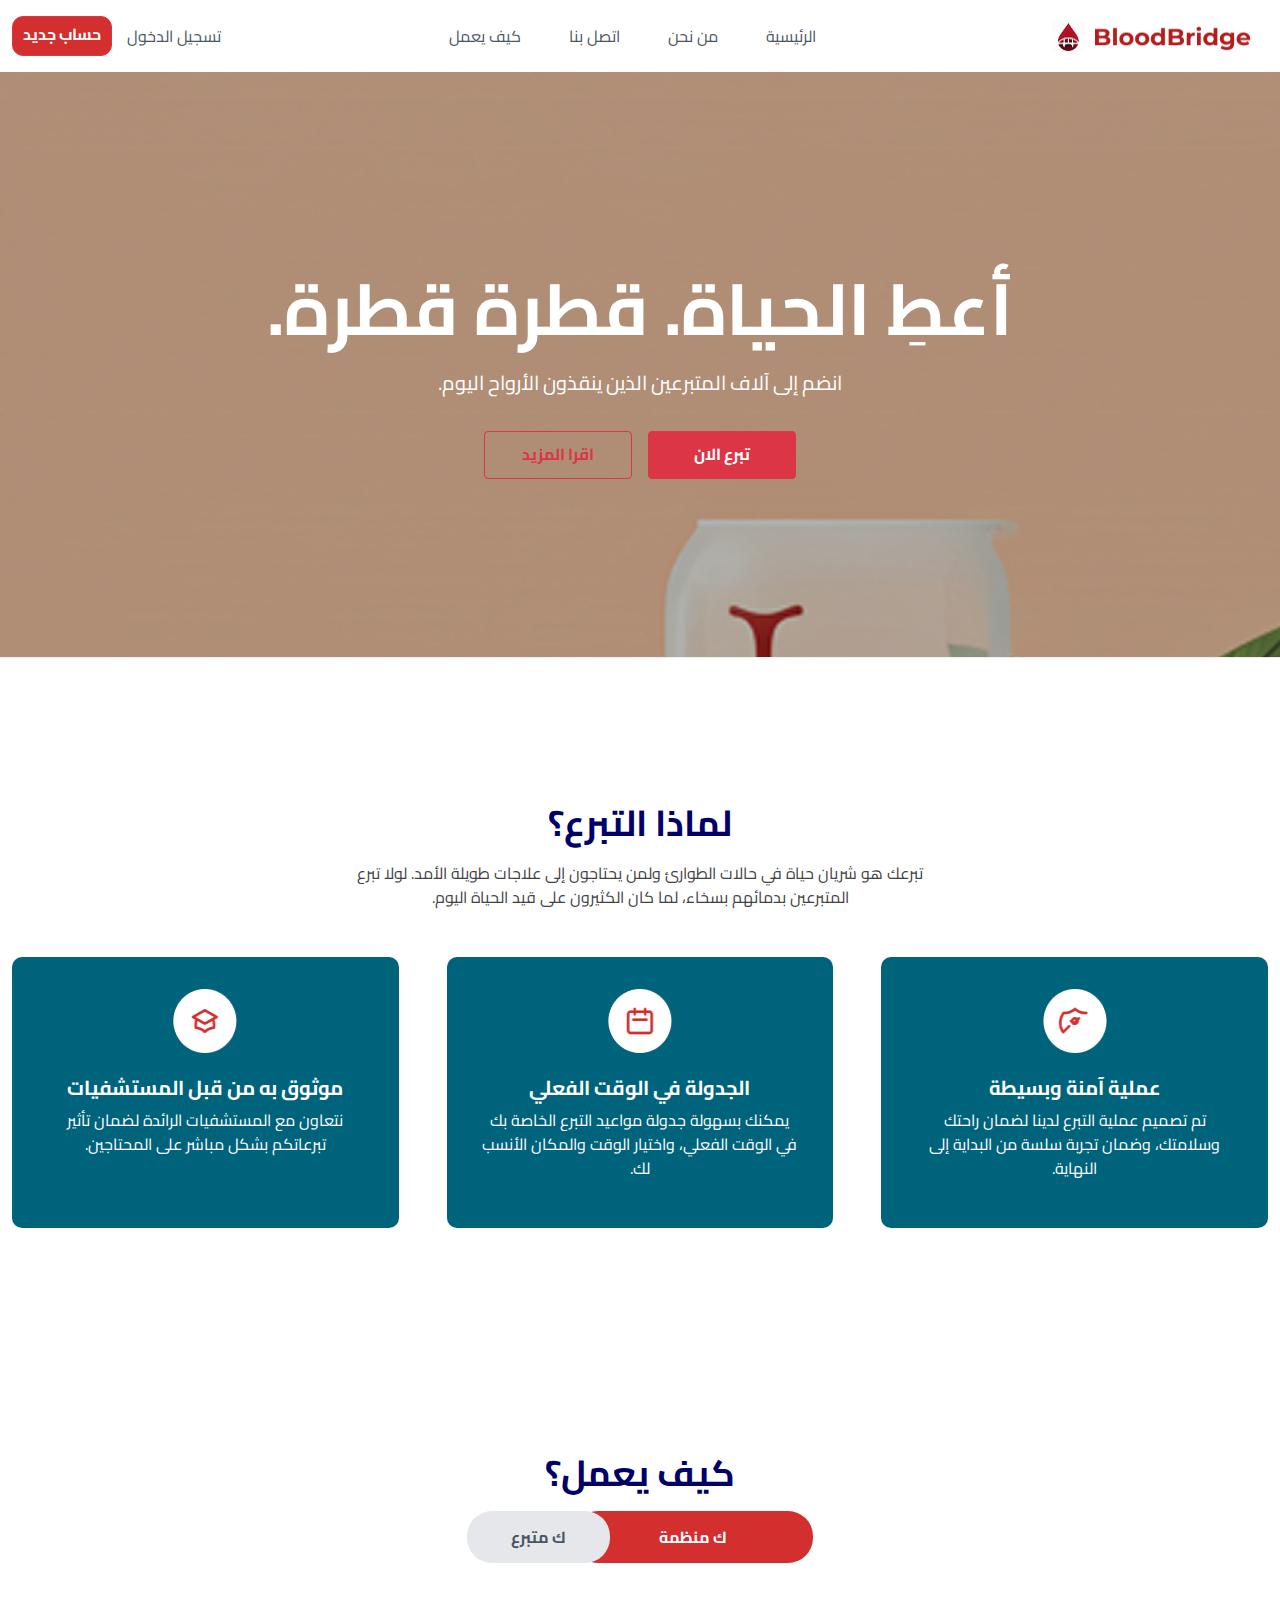
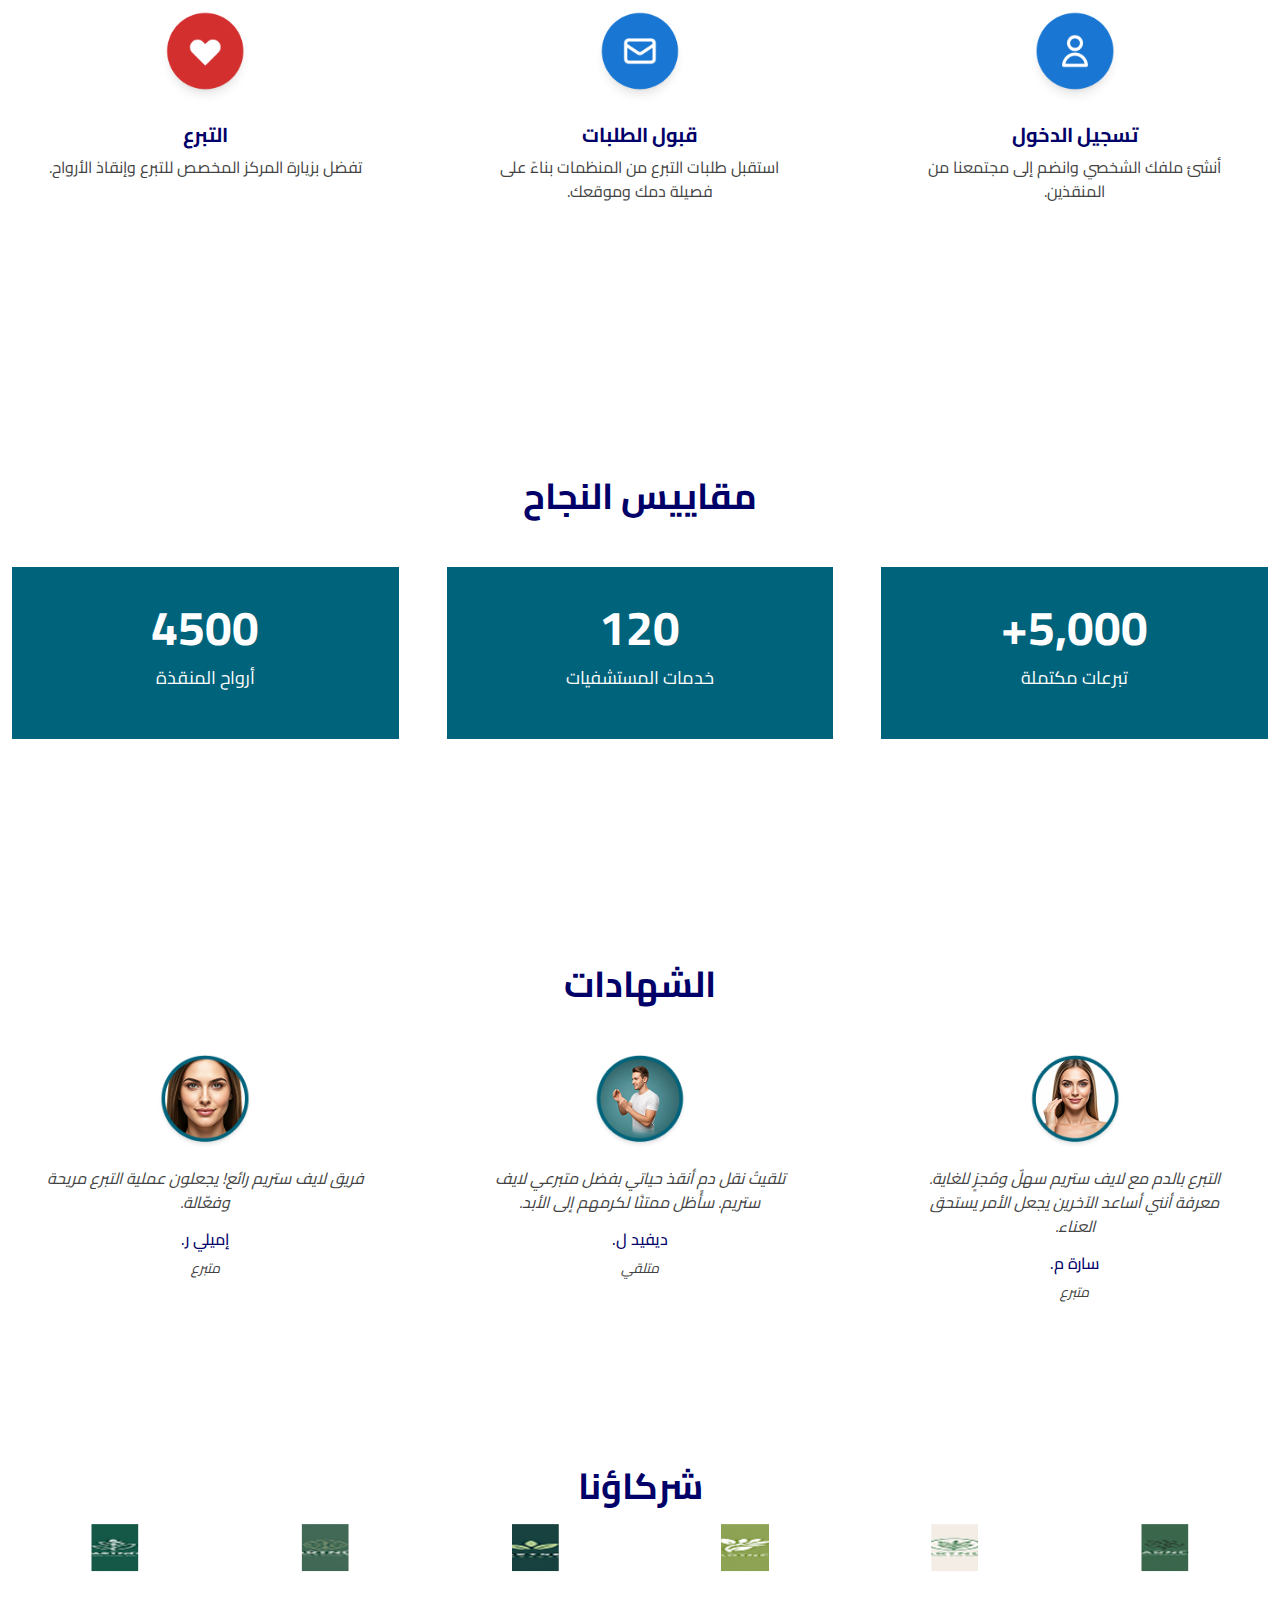
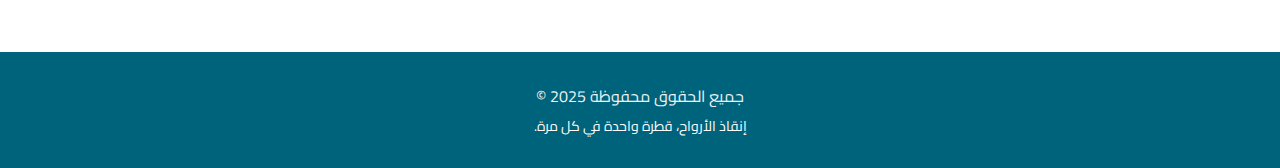
<file: index.html>
<!DOCTYPE html>
<html lang="en" dir="rtl">

<head>
    <meta charset="UTF-8">
    <meta name="description" content="">
    <meta name="viewport" content="width=device-width, initial-scale=1.0">
    <title>الصفحة الرئيسية</title>
    <!-- google fonts -->
    <link rel="preconnect" href="https://fonts.googleapis.com">
    <link rel="preconnect" href="https://fonts.gstatic.com" crossorigin>
    <link href="https://fonts.googleapis.com/css2?family=Cairo:wght@200..1000&display=swap" rel="stylesheet">
    <!-- icon -->
    <link rel="icon" href="images/icon.ico" type="image/x-icon">
    <!-- Bootstrap V5.1.3 Css file -->
    <link rel="stylesheet" href="css/bootstrap.min.css">
    <!-- fontawesome V6.7.2 Css File -->
    <link rel="stylesheet" href="css/all.min.css">
    <!-- My Css File -->
    <link rel="stylesheet" href="css/style.css">
</head>

<body>

    <!-- Srart Navbar -->
    <nav class="navbar navbar-expand-lg">
        <div class="container-fluid">
            <a class="navbar-brand" href="index.html">
                <img src="images/brand.png" alt="">
            </a>
            <button class="navbar-toggler" type="button" data-bs-toggle="collapse"
                data-bs-target="#navbarSupportedContent" aria-controls="navbarSupportedContent" aria-expanded="false"
                aria-label="Toggle navigation">
                <span><i class="fa-solid fa-bars"></i></span>
            </button>
            <div class="collapse navbar-collapse" id="navbarSupportedContent">
                <ul class="navbar-nav m-auto mb-2 mb-lg-0">
                    <li class="nav-item">
                        <a class="nav-link active" aria-current="page" href="index.html">الرئيسية</a>
                    </li>
                    <li class="nav-item">
                        <a class="nav-link" href="about.html">من نحن</a>
                    </li>
                    <li class="nav-item">
                        <a class="nav-link" href="contact.html">اتصل بنا</a>
                    </li>
                    <li class="nav-item">
                        <a class="nav-link" href="#">كيف يعمل</a>
                    </li>
                    <li class="nav-item">
                        <a class="nav-link" href="#"></a>
                    </li>
                </ul>
                <div class="login d-flex align-item-center" >
                    <a href="login.html" class="m-2">تسجيل الدخول</a>
                    <a href="regestrationintro.html" class="account  btn btn-danger">حساب جديد</a>
                </div>
            </div>
        </div>
    </nav>
    <!-- End Navbar -->

    <!-- Start welcome -->
     <div class="welcome" style="background-image: url(images/welcome.png);">
        <div class="container-fluid">
            <div class="row m-auto justify-content-center">
                <div class="col col-lg-9 ">
                    <h1 class="text-center">أعطِ الحياة. قطرة قطرة.</h1>
                    <p class="text-center">انضم إلى آلاف المتبرعين الذين ينقذون الأرواح اليوم.</p>
                </div>
                <div class="buttons">
                    <a href="" class="btn btn-danger">تبرع الان</a>
                    <a href="" class="btn btn-outline-danger">اقرا المزيد</a>
                </div>
            </div>
            
        </div>
     </div>
    <!-- End welcome -->

    <!-- Sart Why Donate -->
     <div class="whyDonate">
        <div class="container-fluid">
            <div class="header">
                <div class="row justify-content-center">
                    <div class="col col-lg-6 col-md-8 col-xs-10">
                        <h1 class="text-center">لماذا التبرع؟</h1>
                        <p class="text-center">تبرعك هو شريان حياة في حالات الطوارئ ولمن يحتاجون إلى علاجات طويلة الأمد. لولا تبرع المتبرعين بدمائهم بسخاء، لما كان الكثيرون على قيد الحياة اليوم.</p>
                    </div>
                </div>
            </div>
            <div class="container-fluid">
            <div class="body">
                <div class="row justify-content-between">
                    <div class="col">
                        <img src="images/whyDonate/1.png" alt="">
                        <h3>عملية آمنة وبسيطة</h3>
                        <p>تم تصميم عملية التبرع لدينا لضمان راحتك وسلامتك، وضمان تجربة سلسة من البداية إلى النهاية.</p>
                    </div>
                    <div class="col">
                        <img src="images/whyDonate/2.png" alt="">
                        <h3>الجدولة في الوقت الفعلي</h3>
                        <p>يمكنك بسهولة جدولة مواعيد التبرع الخاصة بك في الوقت الفعلي، واختيار الوقت والمكان الأنسب لك.</p>
                    </div>
                    <div class="col">
                        <img src="images/whyDonate/3.png" alt="">
                        <h3>موثوق به من قبل المستشفيات</h3>
                        <p>نتعاون مع المستشفيات الرائدة لضمان تأثير تبرعاتكم بشكل مباشر على المحتاجين.</p>
                    </div>
                </div>
            </div>
            </div>
        </div>
     </div>
    <!-- End Why Donate -->

    <!-- Start How it work -->
     
    <div class="howWork">
        <div class="container-fluid">
            <div class="header">
                <div class="row justify-content-center">
                    <div class="col col-lg-6 col-md-8 col-xs-10">
                        <h1 class="text-center">كيف يعمل؟</h1>
                        <div class="buttons">
                            <ul class="nav nav-pills mb-3" id="pills-tab" role="tablist">
                                <li class="nav-item" role="presentation">
                                  <button class="btn btn-secondary nav-link active" id="pills-organaization-tab" data-bs-toggle="pill" data-bs-target="#pills-organaization" type="button" role="tab" aria-controls="pills-organaization" aria-selected="true">ك منظمة</button>
                                </li>
                                <li class="nav-item" role="presentation">
                                  <button class="btn btn-danger nav-link" id="pills-doner-tab" data-bs-toggle="pill" data-bs-target="#pills-doner" type="button" role="tab" aria-controls="pills-doner" aria-selected="false">ك متبرع</button>
                                </li>
                            </ul>
                        </div>
                    </div>
                </div>
            </div>
            <div class="container-fluid">
            <div class="body">
            <div class="tab-content" id="pills-tabContent">
                <div class="tab-pane fade show active" id="pills-organaization" role="tabpanel" aria-labelledby="pills-organaization-tab">
                    <div class="row justify-content-between">
                        <div class="col">
                            <img src="images/howWork/1.png" alt="">
                            <h3>تسجيل الدخول</h3>
                            <p>أنشئ ملفك الشخصي وانضم إلى مجتمعنا من المنقذين.</p>
                        </div>
                        <div class="col">
                            <img src="images/howWork/2.png" alt="">
                            <h3>قبول الطلبات</h3>
                            <p>استقبل طلبات التبرع من المنظمات بناءً على فصيلة دمك وموقعك.</p>
                        </div>
                        <div class="col">
                            <img src="images/howWork/3.png" alt="">
                            <h3>التبرع</h3>
                            <p>تفضل بزيارة المركز المخصص للتبرع وإنقاذ الأرواح.</p>
                        </div>
                    </div>
                </div>
                <div class="tab-pane fade" id="pills-doner" role="tabpanel" aria-labelledby="pills-doner-tab">
                    <div class="row justify-content-between">
                        <div class="col">
                            <img src="images/howWork/1.png" alt="">
                            <h3>تسجيل الدخول</h3>
                            <p>أنشئ ملفك الشخصي وانضم إلى مجتمعنا من المنقذين.</p>
                        </div>
                        <div class="col">
                            <img src="images/howWork/2.png" alt="">
                            <h3>قبول الطلبات</h3>
                            <p>استقبل طلبات التبرع من المنظمات بناءً على فصيلة دمك وموقعك.</p>
                        </div>
                        <div class="col">
                            <img src="images/howWork/3.png" alt="">
                            <h3>التبرع</h3>
                            <p>تفضل بزيارة المركز المخصص للتبرع وإنقاذ الأرواح.</p>
                        </div>
                    </div>
                </div>
            </div>      
            </div>
            </div>
        </div>
    </div> 

    <!-- End How it work -->

     <!-- Start Success -->
      <div class="howWork success">
        <div class="container-fluid">
            <div class="header">
                <div class="row justify-content-center">
                    <div class="col col-lg-6 col-md-8 col-xs-10">
                        <h1 class="text-center mb-5">مقاييس النجاح</h1>
                    </div>
                </div>
            </div>
            <div class="container-fluid">
            <div class="body">
                <div class="row justify-content-between">
                    <div class="col ">
                        <h3>5,000+</h3>
                        <p>تبرعات مكتملة</p>
                    </div>
                    <div class="col">
                        <h3>120</h3>
                        <p>خدمات المستشفيات</p>
                    </div>
                    <div class="col">
                        <h3>4500</h3>
                        <p>أرواح المنقذة</p>
                    </div>
                </div>
            </div>
            </div>
        </div>
    </div> 
     <!-- End Success -->

     <!-- Start Test -->
      <div class="howWork test">
        <div class="container-fluid">
            <div class="header">
                <div class="row justify-content-center">
                    <div class="col col-lg-6 col-md-8 col-xs-10">
                        <h1 class="text-center">الشهادات</h1>
                    </div>
                </div>
            </div>
            <div class="container-fluid">
            <div class="body">
                <div class="row justify-content-between">
                    <div class="col">
                        <img src="images/test/1.png" alt="">
                        <p>التبرع بالدم مع لايف ستريم سهلٌ ومُجزٍ للغاية. معرفة أنني أساعد الآخرين يجعل الأمر يستحق العناء.</p>
                        <h1>سارة م.</h1>
                        <p class="two">متبرع</p>
                    </div>
                    <div class="col">
                        <img src="images/test/2.png" alt="">
                        <p>تلقيتُ نقل دمٍ أنقذ حياتي بفضل متبرعي لايف ستريم. سأظل ممتنًا لكرمهم إلى الأبد.</p>
                        <h1>ديفيد ل.</h1>
                        <p class="two">متلقي</p>
                    </div>
                    <div class="col">
                        <img src="images/test/3.png" alt="">
                        <p>فريق لايف ستريم رائع! يجعلون عملية التبرع مريحة وفعّالة.</p>
                        <h1>إميلي ر.</h1>
                        <p class="two">متبرع</p>
                    </div>
                </div>
            </div>
            </div>
        </div>
    </div> 
     <!-- End Test -->

     <!-- Start Partners -->
      <div class="partners">
        <div class="container-fluid">
            <div class="header">
                <div class="row justify-content-center">
                    <div class="col col-lg-6 col-md-8 col-xs-10">
                        <h1 class="text-center">شركاؤنا</h1>
                    </div>
                </div>
            </div>
            <div class="row g-1">
                <div class="col col-lg-2 justify-content-center d-flex">
                    <a href=""><img src="images/partners/1.png" alt=""></a>             
                </div>
                <div class="col col-lg-2 justify-content-center d-flex">
                    <a href=""><img src="images/partners/2.png" alt=""></a>    
                </div>
                <div class="col col-lg-2 justify-content-center d-flex">
                    <a href=""><img src="images/partners/3.png" alt=""></a>           
                </div>
                <div class="col col-lg-2 justify-content-center d-flex">
                    <a href=""><img src="images/partners/4.png" alt=""></a>          
                </div>
                <div class="col col-lg-2 justify-content-center d-flex">
                    <a href=""><img src="images/partners/5.png" alt=""></a>           
                </div>
                <div class="col col-lg-2 justify-content-center d-flex">
                    <a href=""><img src="images/partners/6.png" alt=""></a>          
                </div>
            </div>
        </div>
      </div>
     <!-- End Partners -->

     <!-- Start Copy -->

      <div class="copy copy-about">
        <div class="container">
            <p class="text-center p-one mb-2">جميع الحقوق محفوظة 2025 &copy;</p>
            <p class="text-center">إنقاذ الأرواح، قطرة واحدة في كل مرة.</p>
        </div>
    </div>

     <!-- End Copy -->

    <!-- Bootstrap V5.1.3 JS file -->
    <script src="js/bootstrap.bundle.min.js"></script>
    <!-- fontawesome V6.7.2 Js File -->
    <script src="js/all.min.js"></script>
</body>

</html>
</file>
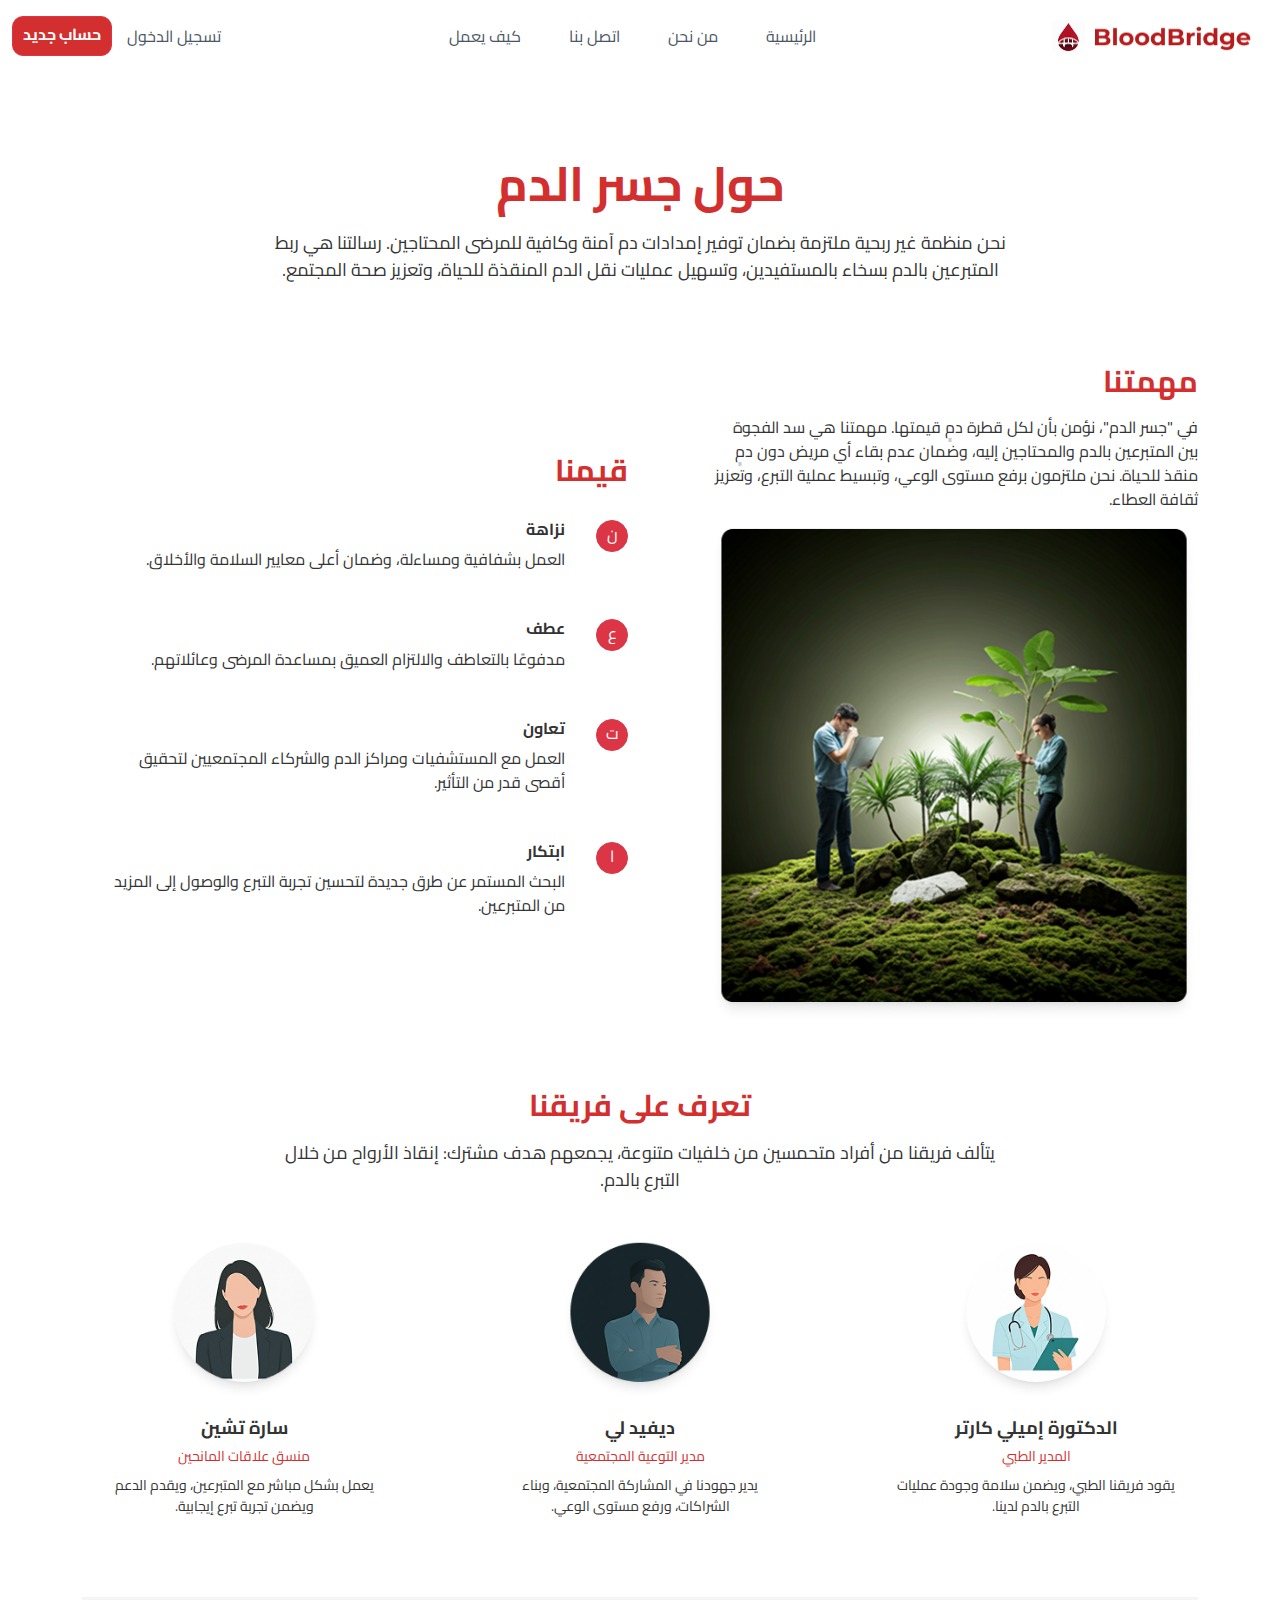
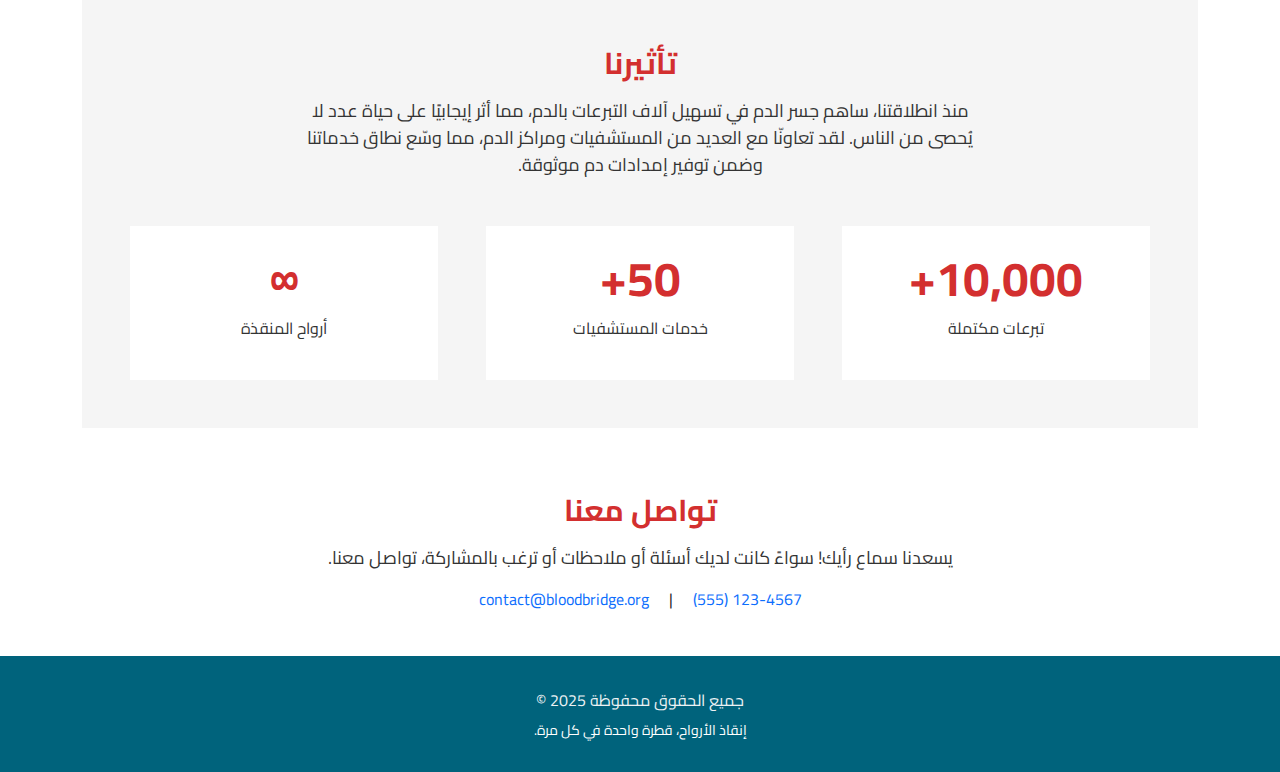
<file: about.html>
<!DOCTYPE html>
<html lang="en" dir="rtl">

<head>
    <meta charset="UTF-8">
    <meta name="description" content="">
    <meta name="viewport" content="width=device-width, initial-scale=1.0">
    <title>من نحن</title>
    <!-- google fonts -->
    <link rel="preconnect" href="https://fonts.googleapis.com">
    <link rel="preconnect" href="https://fonts.gstatic.com" crossorigin>
    <link href="https://fonts.googleapis.com/css2?family=Cairo:wght@200..1000&display=swap" rel="stylesheet">
    <!-- icon -->
    <link rel="icon" href="images/icon.ico" type="image/x-icon">
    <!-- Bootstrap V5.1.3 Css file -->
    <link rel="stylesheet" href="css/bootstrap.min.css">
    <!-- fontawesome V6.7.2 Css File -->
    <link rel="stylesheet" href="css/all.min.css">
    <!-- My Css File -->
    <link rel="stylesheet" href="css/style.css">
</head>

<body>

    <!-- Srart Navbar -->
    <nav class="navbar navbar-expand-lg">
        <div class="container-fluid">
            <a class="navbar-brand" href="index.html">
                <img src="images/brand.png" alt="">
            </a>
            <button class="navbar-toggler" type="button" data-bs-toggle="collapse"
                data-bs-target="#navbarSupportedContent" aria-controls="navbarSupportedContent" aria-expanded="false"
                aria-label="Toggle navigation">
                <span><i class="fa-solid fa-bars"></i></span>
            </button>
            <div class="collapse navbar-collapse" id="navbarSupportedContent">
                <ul class="navbar-nav m-auto mb-2 mb-lg-0">
                    <li class="nav-item">
                        <a class="nav-link active" aria-current="page" href="index.html">الرئيسية</a>
                    </li>
                    <li class="nav-item">
                        <a class="nav-link" href="about.html">من نحن</a>
                    </li>
                    <li class="nav-item">
                        <a class="nav-link" href="contact.html">اتصل بنا</a>
                    </li>
                    <li class="nav-item">
                        <a class="nav-link" href="#">كيف يعمل</a>
                    </li>
                    <li class="nav-item">
                        <a class="nav-link" href="#"></a>
                    </li>
                </ul>
                <div class="login d-flex align-item-center">
                    <a href="login.html" class="m-2">تسجيل الدخول</a>
                    <a href="regestrationintro.html" class="account  btn btn-danger">حساب جديد</a>
                </div>
            </div>
        </div>
    </nav>
    <!-- End Navbar -->

    <!-- Start Blood Bridge -->

    <div class="bloodBridge">
        <div class="container">
            <div class="row">
                <div class="col-lg-8 m-auto text-center">
                    <h1 class="mb-3">حول جسر الدم</h1>
                    <p>نحن منظمة غير ربحية ملتزمة بضمان توفير إمدادات دم آمنة وكافية للمرضى المحتاجين. رسالتنا هي ربط
                        المتبرعين بالدم بسخاء بالمستفيدين، وتسهيل عمليات نقل الدم المنقذة للحياة، وتعزيز صحة المجتمع.
                    </p>
                </div>
            </div>
        </div>
    </div>

    <!-- End Blood Bridge -->

    <!-- Start Mission & Values -->

    <div class="missionValues">
        <div class="container">
            <div class="row">
                <div class=" mission col-xs-12 col-lg-6">
                    <h1 class="mb-3">مهمتنا</h1>
                    <p class="mb-3">في "جسر الدم"، نؤمن بأن لكل قطرة دمٍ قيمتها. مهمتنا هي سد الفجوة بين المتبرعين بالدم
                        والمحتاجين إليه، وضمان عدم بقاء أي مريض دون دمٍ منقذ للحياة. نحن ملتزمون برفع مستوى الوعي،
                        وتبسيط عملية التبرع، وتعزيز ثقافة العطاء.</p>
                    <img src="images/mission.png" alt="">
                </div>
                <div class="values col-xs-12 col-lg-6 align-content-center">
                    <h1 class="one">قيمنا</h1>
                    <div class="row">
                        <div class="col-1 ms-3">
                            <span class="circ btn btn-danger">ن</span>
                        </div>
                        <div class="col-10">
                            <h1 class="two">نزاهة</h1>
                            <p>العمل بشفافية ومساءلة، وضمان أعلى معايير السلامة والأخلاق.</p>
                        </div>
                    </div>
                    <div class="row">
                        <div class="col-1 ms-3">
                            <span class="circ btn btn-danger">ع</span>
                        </div>
                        <div class="col-10">
                            <h1 class="two">عطف</h1>
                            <p>مدفوعًا بالتعاطف والالتزام العميق بمساعدة المرضى وعائلاتهم.</p>
                        </div>
                    </div>
                    <div class="row">
                        <div class="col-1 ms-3">
                            <span class="circ btn btn-danger">ت</span>
                        </div>
                        <div class="col-10">
                            <h1 class="two">تعاون</h1>
                            <p>العمل مع المستشفيات ومراكز الدم والشركاء المجتمعيين لتحقيق أقصى قدر من التأثير.</p>
                        </div>
                    </div>
                    <div class="row">
                        <div class="col-1 ms-3">
                            <span class="circ btn btn-danger">ا</span>
                        </div>
                        <div class="col-10">
                            <h1 class="two">ابتكار</h1>
                            <p>البحث المستمر عن طرق جديدة لتحسين تجربة التبرع والوصول إلى المزيد من المتبرعين.</p>
                        </div>
                    </div>
                </div>
            </div>
        </div>
    </div>

    <!-- End Mission & Values -->

    <!-- Start Our Team -->
    <div class="team">
        <div class="header bloodBridge">
            <div class="container">
                <div class="row">
                    <div class="col-lg-8 m-auto text-center">
                        <h1 class="mb-3">تعرف على فريقنا</h1>
                        <p>يتألف فريقنا من أفراد متحمسين من خلفيات متنوعة، يجمعهم هدف مشترك: إنقاذ الأرواح من خلال
                            التبرع بالدم.</p>
                    </div>
                </div>
            </div>
        </div>
        <div class="howWork test">
            <div class="container">
                <div class="body">
                    <div class="row justify-content-between">
                        <div class="col">
                            <img class="mb-3" src="images/team/1.png" alt="">
                            <h1>الدكتورة إميلي كارتر</h1>
                            <p class="p-one mb-2">المدير الطبي</p>
                            <p class="p-tow">يقود فريقنا الطبي، ويضمن سلامة وجودة عمليات التبرع بالدم لدينا.</p>
                        </div>
                        <div class="col">
                            <img class="mb-3" src="images/team/2.png" alt="">
                            <h1>ديفيد لي</h1>
                            <p class="p-one mb-2">مدير التوعية المجتمعية</p>
                            <p class="p-tow">يدير جهودنا في المشاركة المجتمعية، وبناء الشراكات، ورفع مستوى الوعي.</p>
                        </div>
                        <div class="col">
                            <img class="mb-3" src="images/team/3.png" alt="">
                            <h1>سارة تشين</h1>
                            <p class="p-one mb-2">منسق علاقات المانحين</p>
                            <p class="p-tow">يعمل بشكل مباشر مع المتبرعين، ويقدم الدعم ويضمن تجربة تبرع إيجابية.</p>
                        </div>
                    </div>
                </div>
            </div>
        </div>
    </div>

    <!-- End Our Team -->

    <!-- Start Our Impact -->

    <div class="impact">
        <div class="header bloodBridge">
            <div class="container">
                <div class="bg1">
                    <div class="row">
                        <div class="col-lg-8 m-auto text-center">
                            <h1 class="mb-3">تأثيرنا</h1>
                            <p>منذ انطلاقتنا، ساهم جسر الدم في تسهيل آلاف التبرعات بالدم، مما أثر إيجابيًا على حياة 
                               عدد لا يُحصى من الناس. لقد تعاونّا مع العديد من المستشفيات ومراكز الدم، مما وسّع نطاق
                                خدماتنا وضمن توفير إمدادات دم موثوقة.
                            </p>
                        </div>
                    </div>
                    <div class="howWork success">
                        <div class="container">   
                            <div class="body">
                                <div class="row justify-content-between">
                                    <div class="col">
                                        <h3>10,000+</h3>
                                        <p>تبرعات مكتملة</p>
                                    </div>
                                    <div class="col">
                                        <h3>50+</h3>
                                        <p>خدمات المستشفيات</p>
                                    </div>
                                    <div class="col">
                                        <h3>&infin;</h3>
                                        <p>أرواح المنقذة</p>
                                    </div>
                                </div>
                            </div>
                        </div>
                    </div>
                </div>
            </div>
        </div>
    </div>

    <!-- End Our Impact -->

    <!-- Start Get IN Touch -->

    <div class="touch">
        <div class="header bloodBridge">
            <div class="container">
                <div class="row">
                    <div class="col-lg-8 m-auto text-center">
                        <h1 class="mb-3">تواصل معنا</h1>
                        <p>يسعدنا سماع رأيك! سواءً كانت لديك أسئلة أو ملاحظات أو ترغب بالمشاركة، تواصل معنا.</p>
                    </div>
                </div>
                <div class="row">
                    <div class="col-10 m-auto text-center">
                        <a href="">contact@bloodbridge.org</a>
                        <span>|</span>
                        <a href="">(555) 123-4567</a>
                    </div>
                </div>
            </div>
        </div>
    </div>

    <!-- End Get IN Touch -->

    <!-- Start Copy -->

       <div class="copy copy-about">
        <div class="container">
            <p class="text-center p-one mb-2">جميع الحقوق محفوظة 2025 &copy;</p>
            <p class="text-center">إنقاذ الأرواح، قطرة واحدة في كل مرة.</p>
        </div>
      </div>


    <!-- End Copy -->


    <!-- Bootstrap V5.1.3 JS file -->
    <script src="js/bootstrap.bundle.min.js"></script>
    <!-- fontawesome V6.7.2 Js File -->
    <script src="js/all.min.js"></script>
</body>

</html>
</file>
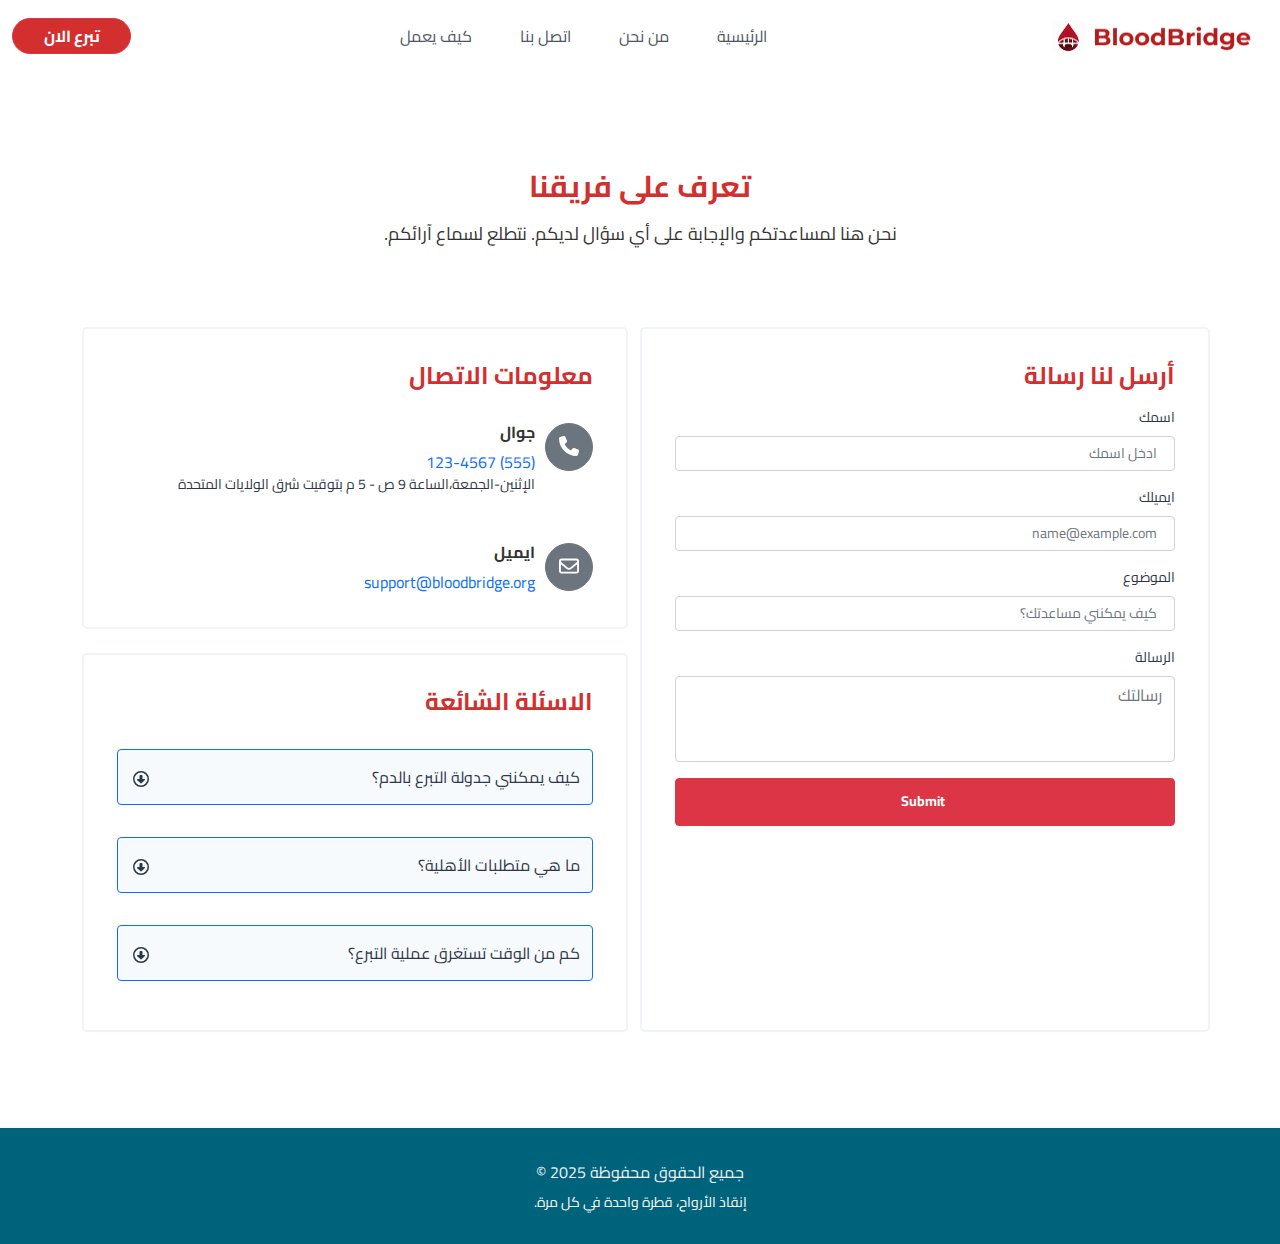
<file: contact.html>
<!DOCTYPE html>
<html lang="en" dir="rtl">

<head>
    <meta charset="UTF-8">
    <meta name="description" content="">
    <meta name="viewport" content="width=device-width, initial-scale=1.0">
    <title>تواصل معنا</title>
    <!-- google fonts -->
    <link rel="preconnect" href="https://fonts.googleapis.com">
    <link rel="preconnect" href="https://fonts.gstatic.com" crossorigin>
    <link href="https://fonts.googleapis.com/css2?family=Cairo:wght@200..1000&display=swap" rel="stylesheet">
    <!-- icon -->
    <link rel="icon" href="images/icon.ico" type="image/x-icon">
    <!-- Bootstrap V5.1.3 Css file -->
    <link rel="stylesheet" href="css/bootstrap.min.css">
    <!-- fontawesome V6.7.2 Css File -->
    <link rel="stylesheet" href="css/all.min.css">
    <!-- My Css File -->
    <link rel="stylesheet" href="css/style.css">
</head>

<body>

    <!-- Srart Navbar -->
    <nav class="navbar navbar-expand-lg">
        <div class="container-fluid">
            <a class="navbar-brand" href="index.html">
                <img src="images/brand.png" alt="">
            </a>
            <button class="navbar-toggler" type="button" data-bs-toggle="collapse"
                data-bs-target="#navbarSupportedContent" aria-controls="navbarSupportedContent" aria-expanded="false"
                aria-label="Toggle navigation">
                <span><i class="fa-solid fa-bars"></i></span>
            </button>
            <div class="collapse navbar-collapse text-center" id="navbarSupportedContent">
                <ul class="navbar-nav m-auto mb-2 mb-lg-0">
                    <li class="nav-item">
                        <a class="nav-link active" aria-current="page" href="index.html">الرئيسية</a>
                    </li>
                    <li class="nav-item">
                        <a class="nav-link" href="about.html">من نحن</a>
                    </li>
                    <li class="nav-item">
                        <a class="nav-link" href="contact.html">اتصل بنا</a>
                    </li>
                    <li class="nav-item">
                        <a class="nav-link" href="#">كيف يعمل</a>
                    </li>
                    <li class="nav-item">
                        <a class="nav-link" href="#"></a>
                    </li>
                </ul>
                <div class="login login-contact align-item-center">
                    <a href="" class="account btn btn-danger">تبرع الان</a>
                </div>
            </div>
        </div>
    </nav>
    <!-- End Navbar -->

    <!-- Start Get In Touch -->

    <div class="team touch-conact">
        <div class="header bloodBridge">
            <div class="container">
                <div class="row">
                    <div class="col-lg-8 m-auto text-center">
                        <h1 class="mb-3">تعرف على فريقنا</h1>
                        <p>نحن هنا لمساعدتكم والإجابة على أي سؤال لديكم. نتطلع لسماع آرائكم.</p>
                    </div>
                </div>
            </div>
        </div>
    </div>

    <!-- End Get In Touch -->

    <!-- Start Body Contact -->

    <div class="body-contact missionValues">
        <div class="container">
            <div class="row">
                <div class=" mission col-xs-12 col-lg-6">
                    <h1 class="mb-3">أرسل لنا رسالة</h1>
                    <form action="">
                        <div class="mb-3">
                            <label for="exampleFormControlInput1" class="form-label text-end d-block">اسمك</label>
                            <input type="text" class="form-control" id="exampleFormControlInput1"
                                placeholder="ادخل اسمك">
                        </div>
                        <div class="mb-3">
                            <label for="exampleFormControlInput1" class="form-label text-end d-block">ايميلك</label>
                            <input type="email" class="form-control" id="exampleFormControlInput1"
                                placeholder="name@example.com">
                        </div>
                        <div class="mb-3">
                            <label for="exampleFormControlInput1" class="form-label text-end d-block">الموضوع</label>
                            <input type="text" class="form-control" id="exampleFormControlInput1"
                                placeholder="كيف يمكنني مساعدتك؟">
                        </div>
                        <div class="mb-3">
                            <label for="exampleFormControlTextarea1" class="form-label text-end d-block">الرسالة</label>
                            <textarea class="form-control" id="exampleFormControlTextarea1" rows="3"
                                placeholder="رسالتك"></textarea>
                        </div>
                        <div>
                            <input class="btn btn-danger w-100" type="submit" value="Submit">
                        </div>
                    </form>
                </div>
                <div class="values col-xs-12 col-lg-6">
                    <div class="information">
                        <h1 class="one">معلومات الاتصال</h1>
                        <div class="row">
                            <div class="col-1 ms-3">
                                <span class="circ btn btn-secondary" style="cursor: default;"><i class="fa-solid fa-phone"></i></span>
                            </div>
                            <div class="col-10">
                                <h1 class="two">جوال</h1>
                                <a href="">(555) 123-4567</a>
                                <p> الإثنين-الجمعة،الساعة 9 ص - 5 م بتوقيت شرق الولايات المتحدة</p>
                            </div>
                        </div>
                        <div class="row">
                            <div class="col-1 ms-3">
                                <span class="circ btn btn-secondary"  style="cursor: default;"><i class="fa-regular fa-envelope"></i></span>
                            </div>
                            <div class="col-10">
                                <h1 class="two">ايميل</h1>
                                <a href="">support@bloodbridge.org</a>
                            </div>
                        </div>
                    </div>
                    <div class="questions mt-4">
                        <h1 class="one">الاسئلة الشائعة</h1>
                        <div class="row">
                            <div class="col-12 ms-3">                                
                                <p>
                                    <button class="btn btn-primary w-100 mb-3" type="button" data-bs-toggle="collapse"
                                        data-bs-target="#q1" aria-expanded="false"
                                        aria-controls="collapseExample">
                                        كيف يمكنني جدولة التبرع بالدم؟
                                        <div class="circ "><i class="fa-regular fa-circle-down"></i></div>
                                    </button>
                                </p>
                                <div class="collapse" id="q1">
                                    <div class="card card-body">
                                        بعض محتويات العنصر المؤقت. هذه اللوحة مخفية افتراضيًا، ولكنها تظهر عند تفعيل المستخدم للمشغل ذي الصلة.
                                    </div>
                                </div>
                            </div>
                            <div class="col-12 ms-3">                                
                                <p>
                                    <button class="btn btn-primary w-100 mb-3" type="button" data-bs-toggle="collapse"
                                        data-bs-target="#q2" aria-expanded="false"
                                        aria-controls="collapseExample">
                                        ما هي متطلبات الأهلية؟
                                        <div class="circ "><i class="fa-regular fa-circle-down"></i></div>
                                    </button>
                                </p>
                                <div class="collapse" id="q2">
                                    <div class="card card-body">
                                        بعض محتويات العنصر المؤقت. هذه اللوحة مخفية افتراضيًا، ولكنها تظهر عند تفعيل المستخدم للمشغل ذي الصلة.
                                    </div>
                                </div>
                            </div>
                            <div class="col-12 ms-3">                                
                                <p>
                                    <button class="btn btn-primary w-100" type="button" data-bs-toggle="collapse"
                                        data-bs-target="#q3" aria-expanded="false"
                                        aria-controls="collapseExample">
                                        كم من الوقت تستغرق عملية التبرع؟
                                        <div class="circ "><i class="fa-regular fa-circle-down"></i></div>
                                    </button>
                                </p>
                                <div class="collapse" id="q3">
                                    <div class="card card-body">
                                        بعض محتويات العنصر المؤقت. هذه اللوحة مخفية افتراضيًا، ولكنها تظهر عند تفعيل المستخدم للمشغل ذي الصلة.
                                    </div>
                                </div>
                            </div>
                        </div>
                    </div>
                </div>
            </div>
        </div>
    </div>

    <!-- End Body Contact -->

    <!-- Start Copy -->

    <div class="copy copy-about">
        <div class="container">
            <p class="text-center p-one mb-2">جميع الحقوق محفوظة 2025 &copy;</p>
            <p class="text-center">إنقاذ الأرواح، قطرة واحدة في كل مرة.</p>
        </div>
      </div>

    <!-- End Copy -->

    <!-- Bootstrap V5.1.3 JS file -->
    <script src="js/bootstrap.bundle.min.js"></script>
    <!-- fontawesome V6.7.2 Js File -->
    <script src="js/all.min.js"></script>
</body>

</html>
</file>
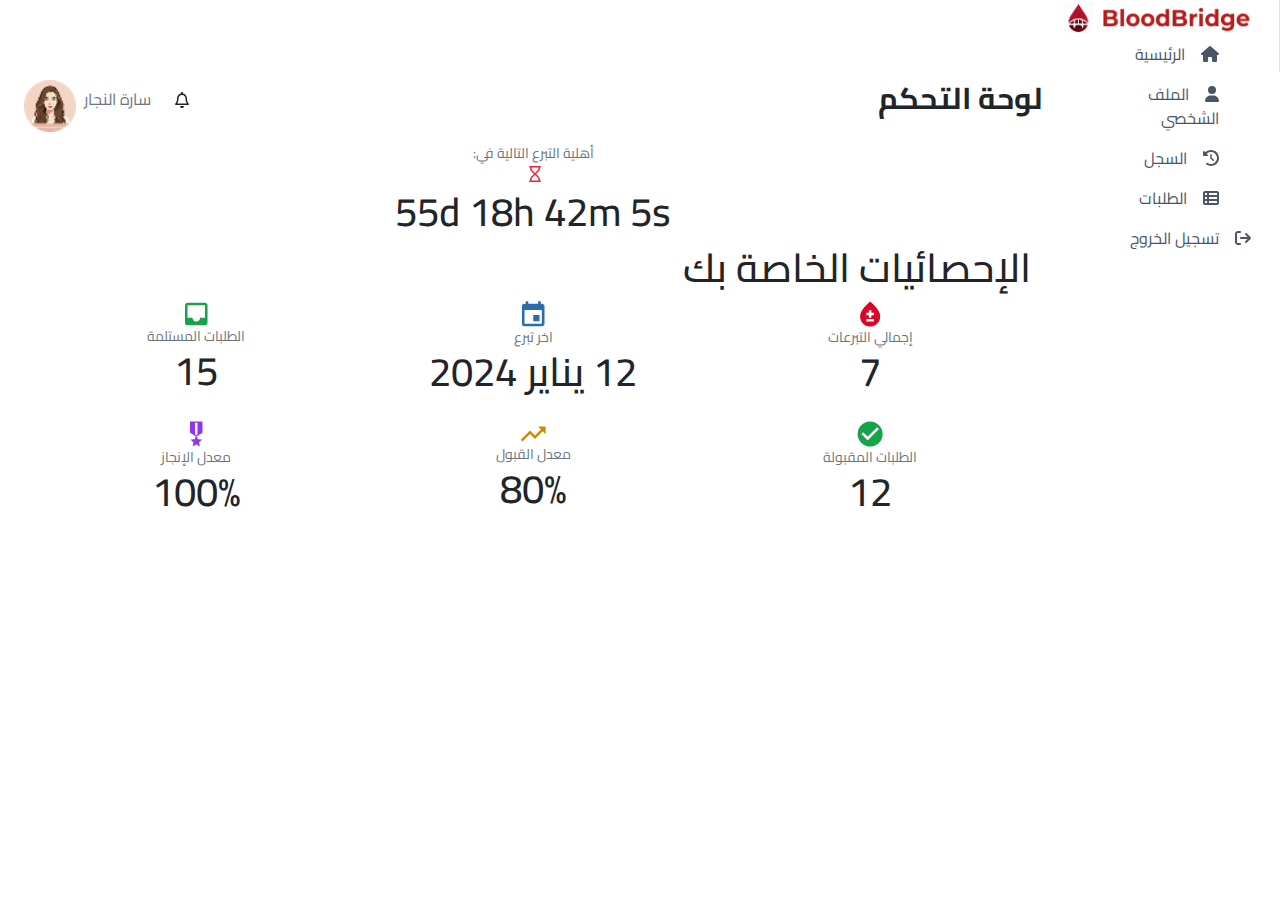
<file: donerHome.html>
<!DOCTYPE html>
<html lang="en" dir="rtl">

<head>
    <meta charset="UTF-8">
    <meta name="viewport" content="width=device-width, initial-scale=1.0">
    <title>الصفحة الرئيسية للمتبرع</title>
    <!-- google fonts -->
    <link rel="preconnect" href="https://fonts.googleapis.com">
    <link rel="preconnect" href="https://fonts.gstatic.com" crossorigin>
    <link href="https://fonts.googleapis.com/css2?family=Cairo:wght@200..1000&display=swap" rel="stylesheet">
    <!-- icon -->
    <link rel="icon" href="images/icon.ico" type="image/x-icon">
    <!-- Bootstrap V5.1.3 Css file -->
    <link rel="stylesheet" href="css/bootstrap.min.css">
    <!-- fontawesome V6.7.2 Css File -->
    <link rel="stylesheet" href="css/all.min.css">
    <!-- My Css File -->
    <link rel="stylesheet" href="css/style.css">
</head>

<body>

    <section class="doner-home">
        <div class="container-fluid">
            <div class="row">
                <!-- الشريط الجانبي يظهر فقط في الشاشات الكبيرة -->
                <nav class="col-lg-2 d-none d-lg-block sidebar border-end">
                    <a class="navbar-brand" href="donerHome.html">
                        <img class="w-100" src="images/brand.png" alt="">
                    </a>
                    <ul class="row nav text-end">
                        <li class="nav-item col">
                            <a class="nav-link active" href="#"> <i class="fa-solid fa-house"
                                    style="margin-left: 12px !important"></i> الرئيسية </a>
                        </li>
                        <li class="nav-item col">
                            <a class="nav-link" href="#"> <i class="fa-solid fa-user"
                                    style="margin-left: 12px !important"></i> الملف الشخصي </a>
                        </li>
                        <li class="nav-item col">
                            <a class="nav-link" href="#"> <i class="fa-solid fa-clock-rotate-left"
                                    style="margin-left: 12px !important"></i> السجل </a>
                        </li>
                        <li class="nav-item col">
                            <a class="nav-link" href="#"> <i class="fa-solid fa-table-list"
                                    style="margin-left: 12px !important"></i> الطلبات </a>
                        </li>
                        <li class="nav-item out col">
                            <a class="nav-link" href="#"> <i class="fa-solid fa-arrow-right-from-bracket"
                                    style="margin-left: 12px !important"></i> تسجيل الخروج </a>
                        </li>
                    </ul>
                </nav>
                <!-- الزر الذي يظهر فقط في الشاشات الصغيرة -->
                <div class="d-lg-none p-2 d-flex justify-content-between">
                    <a class="navbar-brand mb-0" href="donerHome.html">
                        <img class="w-100" src="images/brand.png" alt="">
                    </a>
                    <button class="btn btn-outline-primary" data-bs-toggle="offcanvas"
                        data-bs-target="#mobileSidebar"><span><i class="fa-solid fa-bars"></i></span></button>
                </div>
                <!-- السايدبار في الشاشات الصغيرة كـ Offcanvas -->
                <div class="offcanvas offcanvas-end" tabindex="-1" id="mobileSidebar">
                    <div class="offcanvas-header">
                        <button type="button" class="btn-close" data-bs-dismiss="offcanvas"></button>
                    </div>
                    <div class="offcanvas-body">
                        <a class="navbar-brand" href="donerHome.html">
                            <img class="w-100" src="images/brand.png" alt="">
                        </a>
                        <ul class="n2 nav text-end">
                            <li class="nav-item"
                                style="margin-right: 0 !important; width: 100%;        margin-bottom: 12px !important">
                                <a class="nav-link active" style="background-color: #D90429 !important;
                                color: #FFFFFF !important; border-radius: 10px !important;" href="#"> <i
                                        class="fa-solid fa-house" style="margin-left: 12px !important"></i>
                                    الرئيسية </a>
                            </li>
                            <li class="nav-item"
                                style="margin-right: 0 !important; width: 100%; margin-bottom: 12px !important; ">
                                <a class="nav-link" style=" color: #2D3748 !important;" href="#"> <i
                                        class="fa-solid fa-user"
                                        style="margin-left: 12px !important; color: #2D3748 !important;"></i> الملف
                                    الشخصي </a>
                            </li>
                            <li class="nav-item"
                                style="margin-right: 0 !important; width: 100%; margin-bottom: 12px !important;">
                                <a class="nav-link" style=" color: #2D3748 !important;" href="#"> <i
                                        class="fa-solid fa-clock-rotate-left" style="margin-left: 12px !important;"></i>
                                    السجل </a>
                            </li>
                            <li class="nav-item"
                                style="margin-right: 0 !important; width: 100%; margin-bottom: 12px !important;">
                                <a class="nav-link" style=" color: #2D3748 !important;" href="#"> <i
                                        class="fa-solid fa-table-list" style="margin-left: 12px !important;"></i>
                                    الطلبات </a>
                            </li>
                            <li class="nav-item out" style="margin-right: 0 !important; width: 100%; margin-top: 70px;">
                                <a class="nav-link" href="#" style=" color: #2D3748 !important;"> <i
                                        class="fa-solid fa-arrow-right-from-bracket"
                                        style="margin-left: 12px !important;"></i> تسجيل الخروج </a>
                            </li>
                        </ul>
                    </div>
                </div>

                <!-- المحتوى الرئيسي -->
                <section class="col-lg-10 col-12 doner-home-body pt-3">
                    <div class="container-fluid">
                        <div class="pb-2">
                            <div class="header row justify-content-between">
                                <h1 class="col-2 p-0">لوحة التحكم</h1>
                                <div class="col p-0 d-flex justify-content-end">
                                    <i class="fa-regular fa-bell ms-4" style="margin-top: 12px !important;"></i>
                                    <a href="" class="d-flex">
                                        <p class="ms-2 text-muted" style="margin-top: 7px !important;">سارة النجار</p>
                                        <img src="images/donor-profile picture.png" alt="">
                                    </a>
                                </div>
                            </div>
                        </div>
                    </div>
                    <div class="container-fluid clock bor">
                        <div class="row">
                            <div class="col text-center">
                                <small class="text-muted">أهلية التبرع التالية في:</small>
                                <div>
                                    <i class="far fa-hourglass ms-1" style="margin-bottom: 2px; color: #EF233C;"></i>
                                    <h1>55d 18h 42m 5s</h1>
                                </div>
                            </div>
                        </div>
                    </div>
                    <section>
                        <div class="container-fluid">
                            <div class="row statistics">
                                <div class="col-12">
                                    <h1>الإحصائيات الخاصة بك</h1>
                                    <div class="row g-3">
                                        <div class="col-6 col-md-4 text-center">
                                            <div>
                                                <img src="images/doner-home/1.png" alt="">
                                                <small class="text-muted d-block">إجمالي التبرعات</small>
                                                <h1>7</h1>
                                            </div>
                                        </div>
                                        <div class="col-6 col-md-4 text-center">
                                            <div>
                                                <img src="images/doner-home/2.png" alt="">
                                                <small class="text-muted d-block"> اخر تبرع</small>
                                                <h1>12 يناير 2024</h1>
                                            </div>
                                        </div>
                                        <div class="col-6 col-md-4 text-center">
                                            <div>
                                                <img src="images/doner-home/3.png" alt="">
                                                <small class="text-muted d-block"> الطلبات المستلمة</small>
                                                <h1>15</h1>
                                            </div>
                                        </div>
                                        <div class="col-6 col-md-4 text-center">
                                            <div>
                                                <img src="images/doner-home/4.png" alt="">
                                                <small class="text-muted d-block"> الطلبات المقبولة</small>
                                                <h1>12</h1>
                                            </div>
                                        </div>
                                        <div class="col-6 col-md-4 text-center">
                                            <div>
                                                <img src="images/doner-home/5.png" alt="">
                                                <small class="text-muted d-block"> معدل القبول</small>
                                                <h1>80%</h1>
                                            </div>
                                        </div>
                                        <div class="col-6 col-md-4 text-center">
                                            <div>
                                                <img src="images/doner-home/6.png" alt="">
                                                <small class="text-muted d-block">معدل الإنجاز </small>
                                                <h1>100%</h1>
                                            </div>
                                        </div>
                                    </div>
                                </div>
                            </div>
                        </div>
                    </section>
                </section>

            </div>
        </div>
    </section>


    <!-- Bootstrap V5.1.3 JS file -->
    <script src="js/bootstrap.bundle.min.js"></script>
    <!-- fontawesome V6.7.2 Js File -->
    <script src="js/all.min.js"></script>
</body>

</html>
</file>
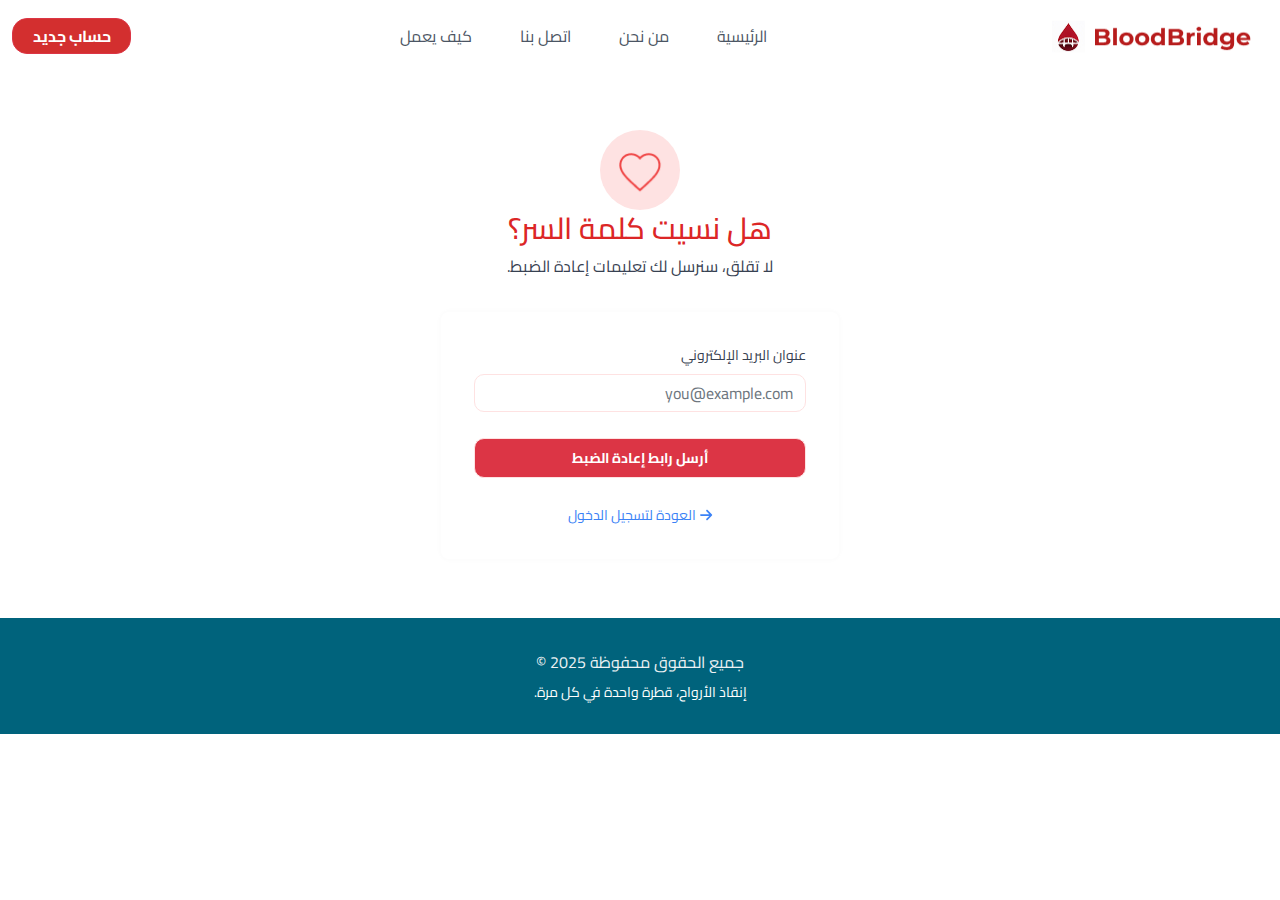
<file: forgetPassword.html>
<!DOCTYPE html>
<html lang="en" dir="rtl">
<head>
    <meta charset="UTF-8">
    <meta name="description" content="">
    <meta name="viewport" content="width=device-width, initial-scale=1.0">
    <title>هل نسيت كلمة المرور؟</title>
    <!-- google fonts -->
    <link rel="preconnect" href="https://fonts.googleapis.com">
    <link rel="preconnect" href="https://fonts.gstatic.com" crossorigin>
    <link href="https://fonts.googleapis.com/css2?family=Cairo:wght@200..1000&display=swap" rel="stylesheet">
    <!-- icon -->
    <link rel="icon" href="images/icon.ico" type="image/x-icon">
    <!-- Bootstrap V5.1.3 Css file -->
    <link rel="stylesheet" href="css/bootstrap.min.css">
    <!-- fontawesome V6.7.2 Css File -->
    <link rel="stylesheet" href="css/all.min.css">
    <!-- My Css File -->
    <link rel="stylesheet" href="css/style.css">
</head>
<body>
    
    <!-- Srart Navbar -->

    <nav class="navbar navbar-expand-lg nav-login">
        <div class="container-fluid">
            <a class="navbar-brand" href="index.html">
                <img src="images/brand.png" alt="">
            </a>
            <button class="navbar-toggler" type="button" data-bs-toggle="collapse"
                data-bs-target="#navbarSupportedContent" aria-controls="navbarSupportedContent" aria-expanded="false"
                aria-label="Toggle navigation">
                <span><i class="fa-solid fa-bars"></i></span>
            </button>
            <div class="collapse navbar-collapse text-center" id="navbarSupportedContent">
                <ul class="navbar-nav m-auto mb-2 mb-lg-0">
                    <li class="nav-item">
                        <a class="nav-link active" aria-current="page" href="index.html">الرئيسية</a>
                    </li>
                    <li class="nav-item">
                        <a class="nav-link" href="about.html">من نحن</a>
                    </li>
                    <li class="nav-item">
                        <a class="nav-link" href="contact.html">اتصل بنا</a>
                    </li>
                    <li class="nav-item">
                        <a class="nav-link" href="#">كيف يعمل</a>
                    </li>
                    <li class="nav-item">
                        <a class="nav-link" href="#"></a>
                    </li>
                </ul>
                <div class="login login-contact align-item-center">
                    <a href="regestrationintro.html" class="account btn btn-danger">حساب جديد</a>
                </div>
            </div>
        </div>
    </nav>

    <!-- End Navbar -->

    <!-- Start Forget Password Body -->

    <section class="login-body forget-password-body">
        <div class="container-fluid">
            <div class="row ">
                <div class="col-11 col-md-4 m-auto">
                    <div class="justify-content-center d-flex">
                        <span class="heart-box d-block text-center ">
                            <img src="images/heart.png" alt="">
                        </span>
                    </div>
                    <h1 class="text-center">هل نسيت كلمة السر؟</h1>
                    <p class="worry text-center">لا تقلق، سنرسل لك تعليمات إعادة الضبط.</p>
                    <form action="">
                        <div class="mb-3">
                            <label for="exampleFormControlInput1" class="form-label text-end d-block">عنوان البريد الإلكتروني</label>
                            <input type="email" class="form-control" id="exampleFormControlInput1"
                                placeholder="you@example.com">
                        </div>                                      
                        <div>
                            <input class="btn btn-danger w-100" type="submit" value="أرسل رابط إعادة الضبط">
                        </div>
                        <span class="text-center d-block"><a href="login.html"> <i class="fa-solid fa-arrow-right ms-1"></i>العودة لتسجيل الدخول </a></span>
                    </form>                   
                </div>
            </div>
        </div>
    </section>

    <!-- End Forget Password Body -->

    <!-- Start Copy -->

    <div class="copy copy-about">
        <div class="container">
            <p class="text-center p-one mb-2">جميع الحقوق محفوظة 2025 &copy;</p>
            <p class="text-center">إنقاذ الأرواح، قطرة واحدة في كل مرة.</p>
        </div>
      </div>

    <!-- End Copy -->


    <!-- Bootstrap V5.1.3 JS file -->
    <script src="js/bootstrap.bundle.min.js"></script>
    <!-- fontawesome V6.7.2 Js File -->
    <script src="js/all.min.js"></script>
</body>
</html>
</file>
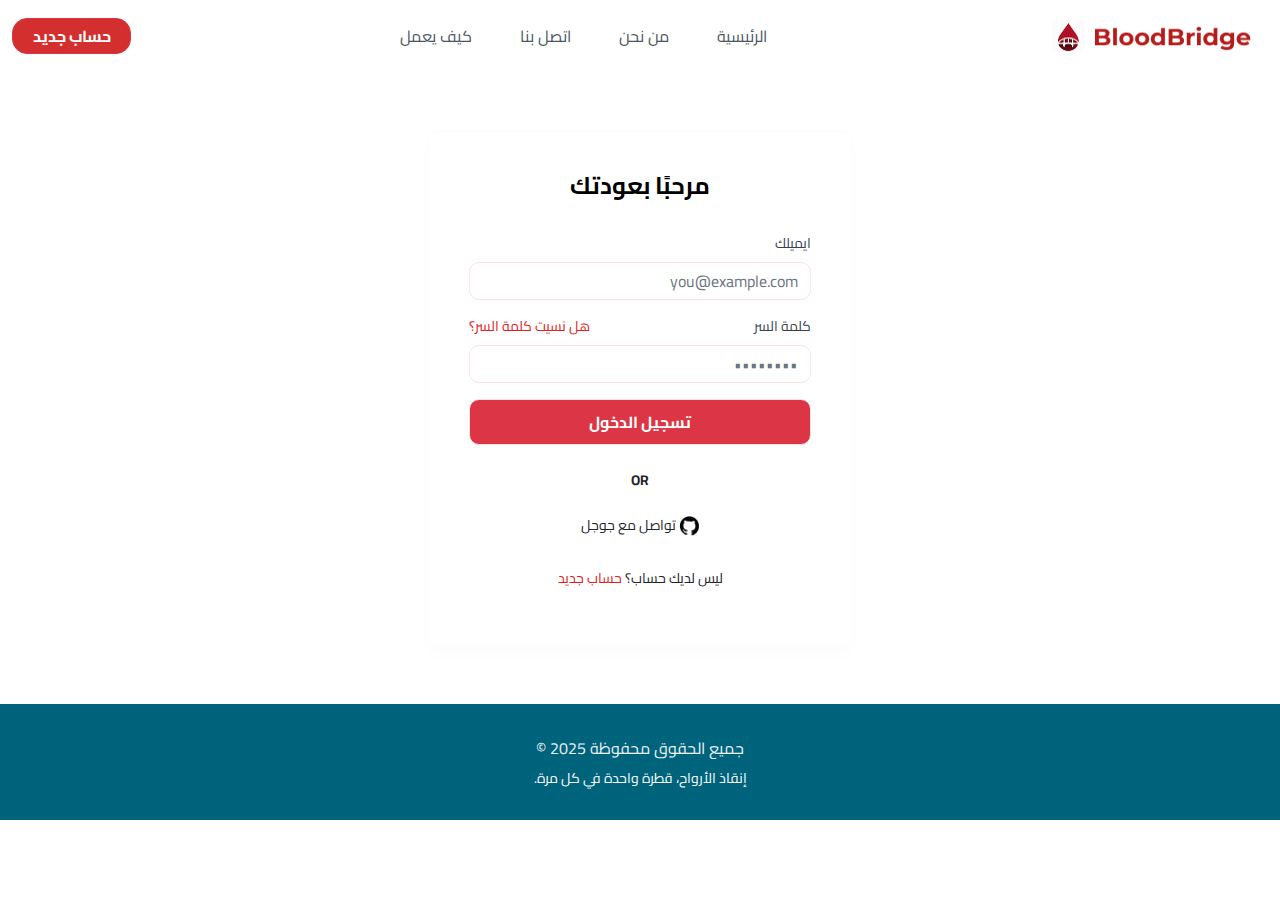
<file: login.html>
<!DOCTYPE html>
<html lang="en" dir="rtl">
<head>
    <meta charset="UTF-8">
    <meta name="description" content="">
    <meta name="viewport" content="width=device-width, initial-scale=1.0">
    <title>تسجيل الدخول</title>
    <!-- google fonts -->
    <link rel="preconnect" href="https://fonts.googleapis.com">
    <link rel="preconnect" href="https://fonts.gstatic.com" crossorigin>
    <link href="https://fonts.googleapis.com/css2?family=Cairo:wght@200..1000&display=swap" rel="stylesheet">
    <!-- icon -->
    <link rel="icon" href="images/icon.ico" type="image/x-icon">
    <!-- Bootstrap V5.1.3 Css file -->
    <link rel="stylesheet" href="css/bootstrap.min.css">
    <!-- fontawesome V6.7.2 Css File -->
    <link rel="stylesheet" href="css/all.min.css">
    <!-- My Css File -->
    <link rel="stylesheet" href="css/style.css">
</head>
<body>
    
    <!-- Srart Navbar -->
    <nav class="navbar navbar-expand-lg nav-login">
        <div class="container-fluid">
            <a class="navbar-brand" href="index.html">
                <img src="images/brand.png" alt="">
            </a>
            <button class="navbar-toggler" type="button" data-bs-toggle="collapse"
                data-bs-target="#navbarSupportedContent" aria-controls="navbarSupportedContent" aria-expanded="false"
                aria-label="Toggle navigation">
                <span><i class="fa-solid fa-bars"></i></span>
            </button>
            <div class="collapse navbar-collapse text-center" id="navbarSupportedContent">
                <ul class="navbar-nav m-auto mb-2 mb-lg-0">
                    <li class="nav-item">
                        <a class="nav-link active" aria-current="page" href="index.html">الرئيسية</a>
                    </li>
                    <li class="nav-item">
                        <a class="nav-link" href="about.html">من نحن</a>
                    </li>
                    <li class="nav-item">
                        <a class="nav-link" href="contact.html">اتصل بنا</a>
                    </li>
                    <li class="nav-item">
                        <a class="nav-link" href="#">كيف يعمل</a>
                    </li>
                    <li class="nav-item">
                        <a class="nav-link" href="#"></a>
                    </li>
                </ul>
                <div class="login login-contact align-item-center">
                    <a href="regestrationintro.html" class="account btn btn-danger">حساب جديد</a>
                </div>
            </div>
        </div>
    </nav>
    <!-- End Navbar -->

    <!-- Start Login Body -->

    <section class="login-body">
        <div class="container-fluid">
            <div class="row ">
                <div class="col col-9 col-md-4 m-auto">
                    <h1 class="text-center">مرحبًا بعودتك</h1>
                    <form action="">
                        <div class="mb-3">
                            <label for="exampleFormControlInput1" class="form-label text-end d-block">ايميلك</label>
                            <input type="email" class="form-control" id="exampleFormControlInput1"
                                placeholder="you@example.com">
                        </div>
                        <div class="mb-3">
                            <div class="d-flex justify-content-between">
                                <label for="exampleFormControlInput1" class="form-label text-end d-inline-block">كلمة السر</label>
                                <a href="forgetPassword.html" class="text-start">هل نسيت كلمة السر؟</a>
                            </div>
                            <input type="password" class="form-control" id="exampleFormControlInput1"
                                placeholder="••••••••">
                        </div>                    
                        <div>
                            <input class="btn btn-danger w-100" type="submit" value="تسجيل الدخول">
                        </div>
                    </form>
                    <span class="text-center d-block">OR</span>
                    <p class="text-center one"><img src="images/fox.png" alt=""> تواصل مع جوجل</p>
                    <p class="text-center two">ليس لديك حساب؟ <a href="regestrationintro.html">حساب جديد</a></p>
                </div>
            </div>
        </div>
    </section>

    <!-- End Login Body -->

    <!-- Start Copy -->

    <div class="copy copy-about">
        <div class="container">
            <p class="text-center p-one mb-2">جميع الحقوق محفوظة 2025 &copy;</p>
            <p class="text-center">إنقاذ الأرواح، قطرة واحدة في كل مرة.</p>
        </div>
    </div>

    <!-- End Copy -->


    <!-- Bootstrap V5.1.3 JS file -->
    <script src="js/bootstrap.bundle.min.js"></script>
    <!-- fontawesome V6.7.2 Js File -->
    <script src="js/all.min.js"></script>
</body>
</html>
</file>
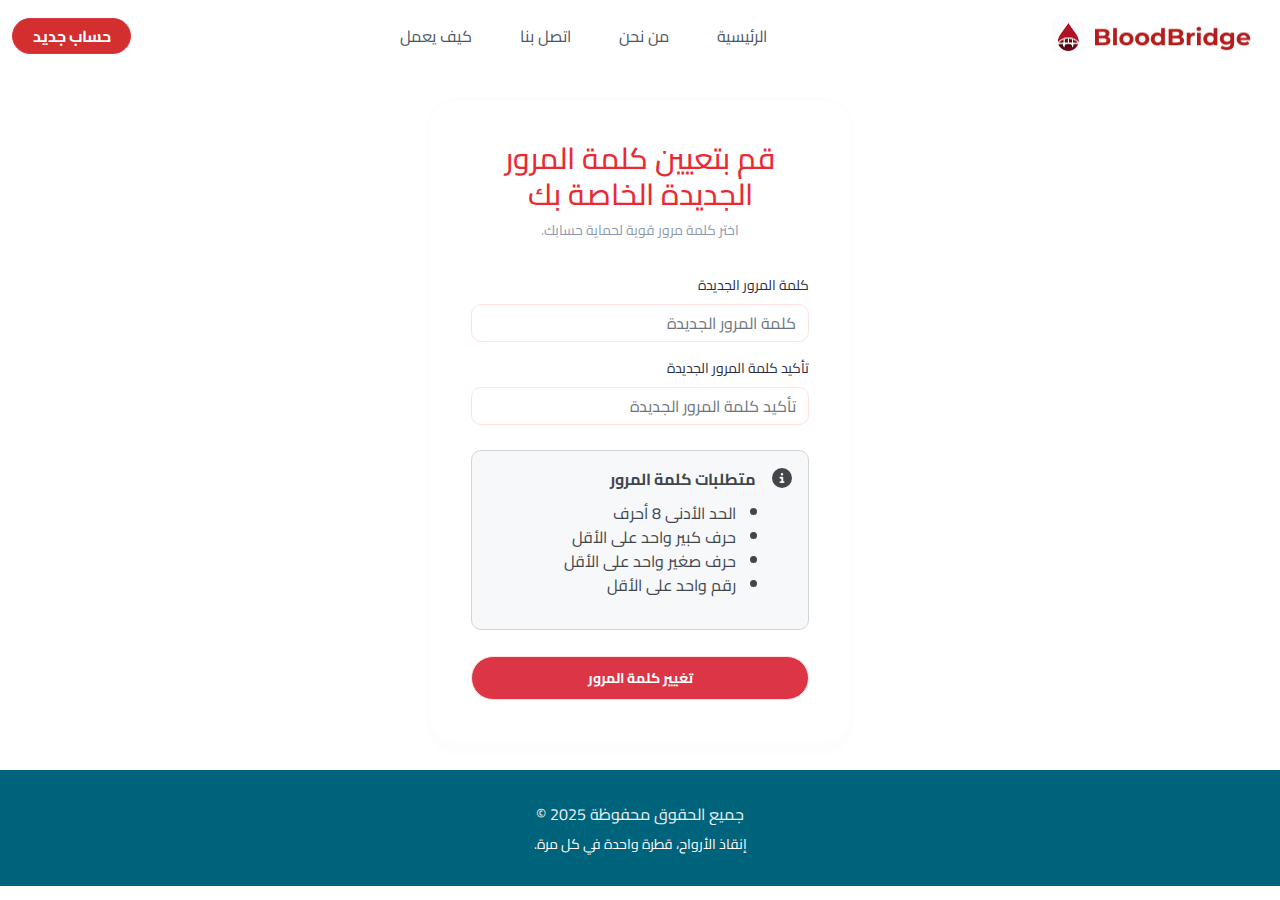
<file: newpassword.html>
<!DOCTYPE html>
<html lang="en" dir="rtl">

<head>
    <meta charset="UTF-8">
    <meta name="description" content="">
    <meta name="viewport" content="width=device-width, initial-scale=1.0">
    <title>كلمة مرور جديدة</title>
    <!-- google fonts -->
    <link rel="preconnect" href="https://fonts.googleapis.com">
    <link rel="preconnect" href="https://fonts.gstatic.com" crossorigin>
    <link href="https://fonts.googleapis.com/css2?family=Cairo:wght@200..1000&display=swap" rel="stylesheet">
    <!-- icon -->
    <link rel="icon" href="images/icon.ico" type="image/x-icon">
    <!-- Bootstrap V5.1.3 Css file -->
    <link rel="stylesheet" href="css/bootstrap.min.css">
    <!-- fontawesome V6.7.2 Css File -->
    <link rel="stylesheet" href="css/all.min.css">
    <!-- My Css File -->
    <link rel="stylesheet" href="css/style.css">
</head>

<body>


    <!-- Srart Navbar -->

    <nav class="navbar navbar-expand-lg nav-new-password">
        <div class="container-fluid">
            <a class="navbar-brand" href="index.html">
                <img src="images/brand.png" alt="">
            </a>
            <button class="navbar-toggler" type="button" data-bs-toggle="collapse"
                data-bs-target="#navbarSupportedContent" aria-controls="navbarSupportedContent" aria-expanded="false"
                aria-label="Toggle navigation">
                <span><i class="fa-solid fa-bars"></i></span>
            </button>
            <div class="collapse navbar-collapse text-center" id="navbarSupportedContent">
                <ul class="navbar-nav m-auto mb-2 mb-lg-0">
                    <li class="nav-item">
                        <a class="nav-link active" aria-current="page" href="index.html">الرئيسية</a>
                    </li>
                    <li class="nav-item">
                        <a class="nav-link" href="about.html">من نحن</a>
                    </li>
                    <li class="nav-item">
                        <a class="nav-link" href="contact.html">اتصل بنا</a>
                    </li>
                    <li class="nav-item">
                        <a class="nav-link" href="#">كيف يعمل</a>
                    </li>
                    <li class="nav-item">
                        <a class="nav-link" href="#"></a>
                    </li>
                </ul>
                <div class="login login-contact align-item-center">
                    <a href="regestrationintro.html" class="account btn btn-danger">حساب جديد</a>
                </div>
            </div>
        </div>
    </nav>

    <!-- End Navbar -->

    <!-- Start New Password Body -->

    <section class="login-body forget-password-body new-password-body">
        <div class="container-fluid">
            <div class="row ">
                <div class="col-11 col-md-4 m-auto">
                    <h1 class="text-center">قم بتعيين كلمة المرور الجديدة الخاصة بك</h1>
                    <p class="worry text-center">اختر كلمة مرور قوية لحماية حسابك.</p>
                    <form action="">
                        <div class="mb-3">
                            <label for="exampleFormControlInput1" class="form-label text-end d-block">كلمة المرور
                                الجديدة</label>
                            <input type="password" class="form-control" id="exampleFormControlInput1"
                                placeholder="كلمة المرور الجديدة">
                        </div>
                        <div class="mb-3">
                            <label for="exampleFormControlInput1" class="form-label text-end d-block">تأكيد كلمة المرور
                                الجديدة</label>
                            <input type="password" class="form-control" id="exampleFormControlInput1"
                                placeholder="تأكيد كلمة المرور الجديدة">
                        </div>
                        <div class="alert alert-secondary d-flex gap-3" role="alert">
                            <span><i class="fa-solid fa-circle-info" style="font-size: 20px;"></i></span>                           
                            <ul>
                                <span> متطلبات كلمة المرور</span>
                                <li>الحد الأدنى 8 أحرف</li>
                                <li>حرف كبير واحد على الأقل</li>
                                <li>حرف صغير واحد على الأقل</li>
                                <li>رقم واحد على الأقل</li>
                            </ul>
                        </div>
                        <div>
                            <input class="btn btn-danger w-100" type="submit" value="تغيير كلمة المرور">
                        </div>                       
                    </form>
                </div>
            </div>
        </div>
    </section>

    <!-- End New Password Body -->

    <!-- Start Copy -->

    <div class="copy copy-about">
        <div class="container">
            <p class="text-center p-one mb-2">جميع الحقوق محفوظة 2025 &copy;</p>
            <p class="text-center">إنقاذ الأرواح، قطرة واحدة في كل مرة.</p>
        </div>
      </div>

    <!-- End Copy -->


    <!-- Bootstrap V5.1.3 JS file -->
    <script src="js/bootstrap.bundle.min.js"></script>
    <!-- fontawesome V6.7.2 Js File -->
    <script src="js/all.min.js"></script>
</body>

</html>
</file>
<file: css/style.css>
/* Start Global */

*{
    margin: 0;
    padding: 0;
    box-sizing: border-box;
}

html,body{
    font-family: "Cairo", sans-serif;
}

.clear{
    clear: both;
}

a{
    text-decoration: none;
}

/* End Global */

/******************************* Start Landing Page *******************************/

/* Start Navbar */

.navbar .navbar-nav{
    /* padding-left: 20px; */
}

nav img{
    width: 200px;
    height: 33px;
}

nav ul li:not(:last-child){
    margin-right: 32px !important;
}
nav ul li a ,nav .login .m-2{
    color: #4B5563 !important;
    font-size: 16px;
}

nav .login .m-2{
    display: inline-block;
    margin-left: 15px !important;
}

nav span{
    font-size: 27px;
}

nav .account{
    background-color: #D32F2F !important;
    border-radius: 11px;
    width: 100px !important;
    padding: 5px 9px;
    font-size: 16px;
    font-weight: bold;
    color: #FFFFFF !important;
}

nav{
    height: 72px;
}

@media (max-width:991px) {
    nav ul li{
        text-align: center;
    }

    nav .login{
        justify-content: center;
        gap: 30px;
    }
}

/* End Navbar */

/* Start welcome */

.welcome{
    background-repeat: no-repeat;
    background-size: cover;
    height: 586px;
    padding-top: 194px;
}

.welcome h1{
    font-size: 72px;
    color: #FFFFFF;
    font-weight: bold;
    margin-bottom: 16px;
}

.welcome p{
    font-size: 20px;
    color: #FFFFFF;
    margin-bottom: 33px;
}

.welcome .buttons{
    display: flex;
    justify-content: center;
}

.welcome .buttons a{
    width:148px;
    height: 48px;
    padding: 10px 0;
    font-size: 16px;
    font-weight: bold;
}

.welcome .buttons :nth-child(1){
    margin-left:16px;
}

@media (max-width:767px) {
    .welcome h1{
        font-size: 40px;
    }

    .welcome p{
        font-size: 15px;
    }
}

/* End welcome */

/* Start Why Donate */

.whyDonate{
    padding-top: 80px;
}
.whyDonate .header h1{
    font-size: 36px;
    font-weight: bold;
    color: #000068 !important;
}

@media (max-width:767px) {
    .whyDonate .header h1{
        font-size: 30px;
    }
}

.whyDonate .header p{
    margin-top: 16px;
    margin-bottom: 16px;
    font-size: 16px;
    color: #424242;
}

.whyDonate .body{
    padding-top: 32px;
    text-align: center;
}

.whyDonate .body img{
    width: 64px;
    height: 64px;

}

.whyDonate .body .row{
    display: flex;
    gap: 48px;
}

@media (max-width:991px) {
    .whyDonate .body .row{
        display: flex;
        flex-direction: column;
        gap: 18px;
    }
}

.whyDonate .body .col{
    background-color: #00637C;
    padding: 32px;
    border-radius: 10px;
}


.whyDonate .body .col h3{
    margin-top: 23px;
    margin-bottom: 8px;
    font-size: 20px;
    font-weight: bold;
    color: #FFFFFF;
}

.whyDonate .body .col p{
    font-size: 16px;
    color: #FFFFFF;
}


/* End Why Donate */

/* Srart How It Work */

.howWork{
    padding-top: 160px;
}

.howWork .header .buttons ul li:nth-child(1) button{
    margin-left: -37px;
}

.howWork .header .buttons  ul li .active{
    width: 240px;
    color: #FFFFFF;
    background-color: #D32F2F;
}

@media (max-width:991px) {
    .howWork .header .buttons ul li:nth-child(2) button{
        width: 200px;
    }
}

.howWork .header .buttons ul{
    display: flex;
    justify-content: center;
    margin-bottom: 48px;
}

.howWork .header .buttons ul li button{
    border-radius: 25px;
    height: 52px;
    padding: 12px;
    font-weight: bold;
    width: 143px;
    background-color: #E5E7EB;
    color: #4B5563;
}

.howWork .header h1{
    margin-bottom: 32px;
    font-size: 36px;
    font-weight: bold;
    color: #000068;
}

@media (max-width:767px) {
    .howWork .header h1{
        font-size: 30px;
    }
}

.howWork .body img{
    width: 96px;
    height: 96px;
    margin-bottom: 16px;
}

.howWork .body h3{
    font-size: 20px;
    font-weight: bold;
    color: #000068 !important;
    margin-bottom: 8px;
}

.howWork .body p{
    font-size: 16px;
    color: #424242;
}

.howWork .body .row{
    display: flex;
    gap: 48px;
}

@media (max-width:991px) {
    .howWork .body .row{
        display: flex;
        flex-direction: column;
        gap: 18px;
    }
}

.howWork .body{
    padding-top: 32px;
    text-align: center;
}

.howWork .body .col{
    padding: 0 32px 32px 32px;
}

/* End How It Work */

/* Start Success */

.success .body .col{
    background-color: #00637C;
    padding: 32px;
}

.success .body h3{
    color: #FFFFFF !important;
    font-size: 48px;
    font-weight: bold;
}

.success .body p{
    font-size: 18px;
    color: #FFFFFF;
}

/* End Success */

/* Start Test */

.test{
    padding-top: 160px;
}

.test .body .col p{
    font-style: italic;
}

.test .body .col h1{
    font-size: 16px;
    color: #000068;
}

.test .body .col .two{
    font-size: 14px;
}

/* End Test */

/* Start Partners */

.partners{
    padding-top: 50px;
    margin-bottom: 80px;
}

.partners .header h1{
    margin-bottom: 48px;
    font-size: 36px;
    font-weight: bold;
    color: #000068;
}

@media (max-width:767px) {
    .partners .header h1{
        font-size: 30px;
    }
}


.partners img{
    width: 48px;
    height: 48px;
}


/* End Partners */

/* Start Copt */

.copy{
    background-color: #00637C;
    padding: 32px 0;
    height: 84px;
}

.copy p{
    font-size: 14px;
    color: #FFFFFF;
}

/* End Copt */

/******************************* End Landing Page *******************************/

/******************************* Start About Us page *******************************/

/* Start Blood Bridge */

.bloodBridge {
    padding-top: 83px;
}

.bloodBridge h1{
    font-size: 48px;
    font-weight: bold;
    color: #D32F2F;
}


@media (max-width:991px) {
    .bloodBridge h1{
        font-size: 30px;
    }
}

.bloodBridge p{
    font-size: 18px;
    color: #333333;
}

@media (max-width:991px) {
    .bloodBridge p{
        font-size: 15px;
    }
}

/* End Blood Bridge */

/* Start Mission & Values */

.missionValues{
    padding-top: 64px;
}

.missionValues img{
    width: 488px;
    height: 496px;
}

.missionValues .mission h1{
    font-size: 30px;
    font-weight: bold;
    color: #D32F2F;
}

.missionValues .mission p{
    width: 488px;
    font-size: 16px;
    color: #333333;
}

@media (max-width:767px) {
    .missionValues img{
        width: 100%;
    }
}

@media (max-width:991px) {
    .missionValues .mission{
        text-align: center;
        
    }
    .missionValues .mission p{
        width: 100%;
        font-size: 15px;
    }
}

.missionValues .values span{
    width: 32px;
    height: 32px;
    padding: 1px;
}

@media (min-width:991px) and (max-width:1199px) {
    .missionValues .values{
        padding-right: 50px;
    }
}

.missionValues .values .circ{
    border-radius: 50% !important;
}

.missionValues .values .one{
    font-size: 30px;
    font-weight: bold;
    color: #D32F2F;
    margin-bottom: 32px;
}

@media (max-width:991px) {
    .missionValues .values .one{
        text-align: center;
    }
}

.missionValues .values .two , .missionValues .values p{
    font-size: 16px;
    color: #333333;
}

.missionValues .values .two{
    font-weight: bold;
}

.missionValues .values .row:not(:last-child){
    margin-bottom: 32px;
}

/* End Mission & Values */

/* Start Our team */

.header {
    padding-top: 64px !important;
}

.header h1{
    font-size: 30px;
    font-weight: bold;
    margin-bottom: 16px !important;
}

.team{
    margin-bottom: 32px;
}

.team .test{
    padding-top: 0;
}

.team .test .body img{
    width: 160px;
    height: 160px;
}

.team .test .body .p-one{
    font-size: 14px;
    color: #D32F2F;
    font-style: normal;
}

.team .test .body .p-tow{
    color: #333333;
    font-size: 14px;
    font-style: normal;
}

.team .test .body h1{
    font-size: 18px;
    font-weight: bold;
    color: #333333;
}

/* End Our team */

/* Start Out Impact */

.impact .bg1{
    background-color: #F5F5F5;
    padding: 48px;
}

.impact .header{
    padding-top: 0 !important;
}

.impact .success{
    padding-top: 0;
}

.impact .success .col{
    background-color: #FFFFFF;
    padding: 24px;
}

.impact .success .col h3{
    font-size: 48px;
    font-weight: bold;
    color: #D32F2F !important;
}

@media (max-width:991px) {
    .impact .success .col h3{
        font-size: 30px;
    }
}

.impact .success .col p{
    font-size: 16px;
    color: #333333;
}

/* End Out Impact */

/* Start Get IN Touch */

.touch{
    margin-bottom: 45px;
}

.touch span{
    margin: 0 16px;
}

/* End Get IN Touch */

/* Start Copy */

.copy-about{
    height: 116px;
}

.copy-about .p-one{
    font-size: 16px;
    color: #EDF2F4;
}

/* End Copy */

/******************************* End About Us page *******************************/


/******************************* Start Contact Us page *******************************/

/* Start Navbar */

nav .login-contact a{
    width: 119px !important;
    border-radius: 50px;
}

/* End Navbar */

/* Start Get In Touch */

.touch-conact{
    margin-bottom: 64px;
}

.touch-conact .header{
    padding-top: 96px !important;
}

/* End Get In Touch */

/* Start BOdy Contact */

.body-contact .mission , .body-contact .values .information ,.body-contact .values .questions{
    padding: 33px;
    border: 2px solid #F0F3F7;
    border-radius: 5px;
}

.body-contact {
    padding-top: 0;
    margin-bottom: 96px;
}

.body-contact .mission textarea{
    resize: none;
}

.body-contact .values .information span{
    padding: 0px;
    width: 48px;
    height: 48px;
    line-height: 45px;
    font-size: 20px;
}

.body-contact .values .information .one , .body-contact .values .questions .one{
    font-size: 24px;
}

.body-contact .values .information .tow{
    font-size: 18px;
    font-weight: bold;
    color: #2D3748;
}

.body-contact .values .information a{
    font-size: 16px;
}

.body-contact .values .information p{
    font-size: 14px;
    color: #2D3748;
}

.body-contact .mission h1{
    font-size: 24px;
}

.body-contact .mission label{
    font-size: 14px;
    color: #2D3748;
}

.body-contact .mission input{
    font-size: 14px;
    padding-right: 17px;
}

.body-contact .mission .btn{
    height: 48px;
    font-weight: bold;
}

.body-contact .values .questions button{
    text-align: right !important;
    background-color: #F7FAFC;
    color: #2D3748;
    height: 56px;
    position: relative;
}

.body-contact .values .questions .circ{
    position: absolute;
    left: 15px;
    top: 17px;
}

@media (max-width:991px){
    .body-contact .mission{
        margin-bottom: 20px !important;
    }

    .body-contact .values{
        padding: 0;
    }
}




/* End Body Contact */

/******************************* End Contact Us page *******************************/


/******************************* Start Login page *******************************/

/* Start Navbar */

.nav-login .login a{
    border-radius: 15px;
}

.nav-login{
    margin-bottom: 58px;

}

/* End Navbar */

/* Start Login Body */

.login-body{
    margin-bottom: 57px;
}

.login-body .row .col-9{
    padding: 40px;
    border: 2px solid #FDFDFD;
    border-radius: 10px;
    box-shadow: 0 10px 15px 0px #FDFDFD;
}

.login-body .row .col-9 h1{
    margin-bottom: 32px;
    font-size: 24px;
    color: #000;
    font-weight: bold;
}

.login-body .row .col-9 form{
    margin-bottom: 25px;
}

.login-body .row .col-9 form input {
    border: 1px solid #FEE2E2;
    border-radius: 10px;
}

.login-body .row .col-9 form input[type="submit"]{
    height: 46px;
    font-weight: bold;
}

.login-body .row .col-9 form label{
    font-size: 14px;
    color: #374151;
}

.login-body .row .col-9 form a{
    font-size: 14px;
    color: #DF2020;
}

.login-body .row .col-9 span{
    margin-bottom: 24px;
    font-weight: bold;
}

.login-body .row .col-9 .one{
    margin-bottom: 32px;
}

.login-body .row .col-9 .one img{
    width: 20px;
    height: 20px;
}

.login-body .row .col-9 .one , .login-body .row .col-9 .two , .login-body .row .col-9 span{
    font-size: 14px;
}

.login-body .row .col-9 .two a{
    color: #DF2020;
}

/* End Login Body */

/******************************* End Login page *******************************/

/******************************* Start Forget Password page *******************************/

/* Start Forget Password Body */

.forget-password-body .heart-box{
    width: 80px;
    height: 80px;
    border-radius: 50%;
    background-color: #FEE2E2;
    line-height: 80px;
}

.forget-password-body .heart-box img{
    width: 48px;
    height: 48px;
}

.forget-password-body .row .col-11 h1{
    font-size: 30px;
    color: #DC2626;
    margin-bottom: 8px;
}

.forget-password-body .row .col-11 .worry{
    font-size: 16px;
    color: #374151;
    margin-bottom: 32px;
}

.forget-password-body .row .col-11{
    border: 0px solid #FDFDFD;
    border-radius: 0;
    box-shadow: 0 0 10px 0px transparent;
}

.forget-password-body .row .col-11 form{
    padding: 33px;
    border: 2px solid #FDFDFD;
    border-radius: 10px;
    box-shadow: 0 0 10px 0px #FDFDFD;
}

.forget-password-body .row .col-11 form label{
    font-size: 14px;
    color: #374151;
}

.forget-password-body .row .col-11 form input{
    border: 1px solid #FEE2E2;
    border-radius: 10px;
}

.forget-password-body .row .col-11 form input[type="submit"]{
    margin-top: 10px;
    margin-bottom: 24px;
    font-weight: bold;
    font-size: 14px;
    height: 40px;
}

.forget-password-body .row .col-11 form span a[href="login.html"]{
    font-size: 14px;
    color: #3B82F6;
    font-weight: normal;
}

@media (min-width:768px) and (max-width:1199px) {
    .forget-password-body .row .col-11{
        width: 55% !important;
    }
}


/* End Forget Password Body */

/******************************* End Forget Password Page *******************************/

/******************************* Start New Password Page *******************************/

/* Start Navbar */

.nav-new-password{
    margin-bottom: 26px;
}

/* End Navbar */

/* Start New Password Body */

.new-password-body{
    margin-bottom: 26px;
}

.new-password-body .row .col-11{
    padding: 40px;
    border: 2px solid #FDFDFD;
    border-radius: 30px;
    box-shadow: 0 10px 5px 0px #FDFDFD;
}

.new-password-body .row .col-11 form{
    padding: 0;
    border: 2px solid transparent;
    border-radius: 0;
    box-shadow: 0 0 10px 0px transparent;
}

.new-password-body .row .col-11 form input{
    border: 1px solid #FEE2E2;
    border-radius: 10px;
}

.new-password-body .row .col-11 form input[type="submit"]{
    border-radius: 50px;
    margin-bottom: 0;
    height: 44px;
}

.new-password-body .row .col-11 form .alert{
    margin-top: 25px;
    border-radius: 10px;
    background-color: #F7F8FA;
}

.new-password-body .row .col-11 form .alert ul span{
    display: block;
    font-weight: bold;
    margin-bottom: 10px;
}

.new-password-body .row .col-11 form .alert ul li{
    margin-right: 20px;
}

.new-password-body .row .col-11 h1{
    font-size: 30px;
    color: #EA2A33;
}

.new-password-body .row .col-11 p{
    font-size: 14px !important;
    color: #8D99AE !important;
}

.new-password-body .row .col-11 form label{
    color: #2B2D42 !important;
}

/* End New Password Body */

/******************************* End New Password Page *******************************/

/******************************* Start Updated Password Page *******************************/

/* Start Updated Password Body */

.updated-password-body{
    padding: 145px 0;
}

.updated-password-body .row .col-11{
    padding: 32px;
    border: 2px solid #FDFDFD;
    border-radius: 30px;
    box-shadow: 0 10px 5px 0px #FDFDFD;
}

.updated-password-body .row .col-11 h1{
    font-size: 36px;
    color: #1B0E0E;
}

.updated-password-body .row .col-11 p{
    width: 80%;
    margin-bottom: 32px !important;
    font-size: 16px !important;
    color: #575353 !important;
}

.updated-password-body .heart-box{
    width: 64px;
    height: 64px;
    border-radius: 50%;
    background-color: #DBEAFE;
    line-height: 64px;
}

.updated-password-body .heart-box img{
    width: 40px;
    height: 40px;
}

.updated-password-body .row .col-11 a{
    display: block;
    width: 80%;
    /* height: 48px; */
    border-radius: 50px;
    background-color: #D93749;
    color: #FFFFFF;
    text-align: center;
    padding: 12px;
    font-size: 16px;
}

/* End Updated Password Body */

/******************************* End Updated Password Page *******************************/


/******************************* Start Regestration Intro Page *******************************/

/* Start Navbar */

.nav-regestration-intro .login a{
    width: 150px !important;
    padding: 8px;
}

/* End Navbar */

/* Staet Regestration Intro Body */

.regestration-intro-body{
    background-color: #F3F4F6;
    padding: 96px 0;
    margin-bottom: 0;
}


.regestration-intro-body .row .col-11{
    padding: 0;
    border: 2px solid transparent;
    /* border-radius: 30px; */
    box-shadow: 0 10px 5px 0px transparent;
}

.regestration-intro-body .row .col-11 .one{
    font-size: 48px;
    color: #1F2937;
    font-weight: bold;
}

@media (max-width:991px) {
    .regestration-intro-body .row .col-11 .one{
        font-size: 30px;
    }
}

.regestration-intro-body .row .col-11 .worry{
    font-size: 18px !important;
    color: #6B7280 !important;
}

.regestration-intro-body .card-option h5{
    font-size: 20px;
    font-weight: bold;
    color: #1F2937;
}

.card-option {
    cursor: pointer;
    transition: border-color 0.3s, background-color 0.3s;
    border-radius: 10px;
    padding: 26px !important;
}

.card-option.selected {
    border: 2px solid #dc3545 !important; 
    background-color: #FEE2E2;
}

.card-option .icon {
    font-size: 32px;
    margin-left: 10px;
}

.regestration-intro-body .btn{
    border-radius: 50px;
    padding: 16px;
}

/* End Regestration Intro Body */

/******************************* End Regestration Intro Page *******************************/

/******************************* Start Regestration Donor Page *******************************/

/* Start Navbar */

.nav-regestration-donor .login a{
    width: 150px !important;
    padding: 8px;
}

/* End Navbar */

/* Start Regestration Donor Body */

.regestration-donor{
    padding: 48px 0;
}

.regestration-donor .row .col{
    padding-bottom: 300px;
}


@media (min-width:768px) and (max-width:991px) {
    .regestration-donor .row .col{
    width: 70%;
    }
}



.regestration-donor h1{
    font-size: 36px !important;
    font-weight: bold !important;
    color: #2B2D42 !important;
}

.regestration-donor p{
    font-size: 18px;
    color: #4B5563;
}

@media (max-width:991px) {
    .regestration-donor h1{
        font-size: 25px !important;
    }

    .regestration-donor p{
        font-size: 15px !important;
    }
}


.regestration-donor form label{
    font-size: 14pc;
}

.regestration-donor form label span{
    color: #D90429;
}

.regestration-donor form input ,.regestration-donor form select ,.regestration-donor form textarea{
    background-color: #FEE2E2 !important;
    border-radius: 10px;
}

.regestration-donor form input.cc{
    background-color: #D90429 !important;
    border-radius:0 !important; 
    border-width:1px !important ; 
    border-color: blue !important;
    margin-top: 10px;
    
}

.regestration-donor form .form-check{
    padding-left: 50px;
}

.regestration-donor form textarea{
    resize: none;
    height: 98px;
}

.regestration-donor form select{
    background-position: 10px;
}

.regestration-donor form input[type="submit"]{
    border-radius: 50px !important;
    background-color: #D90429 !important;
}

/*End Regestration Donor Body */

/******************************* End Regestration Donor Page *******************************/

/******************************* End Regestration Organization Page *******************************/

/* Start Regestration Organization Body */

.regestration-organization {
    background-color: #F9FAFB;
    margin-bottom: 0;
}

.regestration-donor .row .col{
    background-color: #FFFFFF;
    margin-bottom: 42px !important;
}

.regestration-donor .row .col form input ,.regestration-organization form select ,.regestration-organization form textarea{
    background-color: #FFFFFF !important;
}

.regestration-organization h1.one{
    font-size: 48px !important;
    font-weight: bold !important;
    color: #343A40 !important;
}

.regestration-organization p.one{
    font-size: 18px !important;
    color: #6C757D;
}

@media (max-width:991px) {
    .regestration-organization h1.one{
        font-size: 25px !important;
    }

    .regestration-organization p.one{
        font-size: 15px !important;
    }
}


.regestration-organization .border{
    border: dotted !important ;
    border-color:#E4E4E4 !important; 
}

.regestration-organization input[type="submit"]{
    background-color: #D92425 !important;
}

/* End Regestration Organization Body */

/******************************* End Regestration Organization Page *******************************/
</file>
